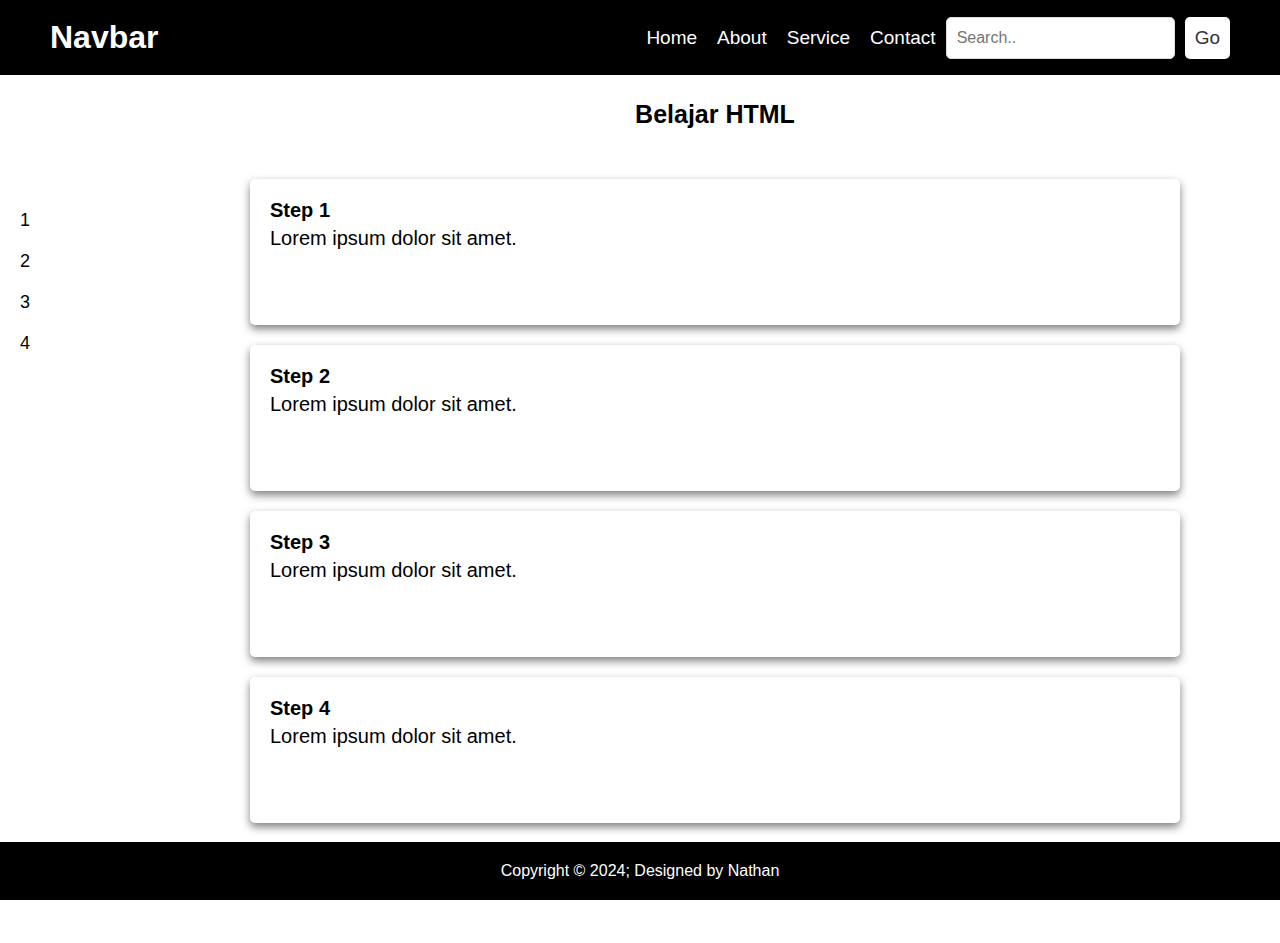
<file: Com 1/index.html>
<!DOCTYPE html>
<html lang="en">
<head>
    <meta charset="UTF-8">
    <meta name="viewport" content="width=device-width, initial-scale=1.0">
    <title>Navbar</title>
    <style>
        *{
            margin: 0px;
            padding: 0px;
            box-sizing: border-box;
            font-family: sans-serif;
        }
        nav{
            width: 100%;
            height: 75px;
            background-color: black;
            color: #fff;
            display: flex;
            justify-content: space-between;
            align-items: center;
            padding: 0px 50px;
            position: fixed;
            top: 0;
            z-index: 1;
        }
        .logo{
            font-size: 32px;
            font-weight: bold;
        }
        .menu{
            width: 65%;
            display: flex;
            justify-content: right;
            list-style: none;
        }
        .menu li{
            margin-left: 20px;
        }
        .menu li a{
            font-size: 19px;
            color: #fff;
            text-decoration: none;
            transition: 0.3s ease;
        }
        .menu li a:hover{
            color: #ccc;
        }
        .search{
            display: flex;
            align-items: center;
            margin-right: 0;
        }
        .search form{
            display: flex;
            margin: 0;
        }
        .search input{
            padding: 10px;
            border: 1px solid #ddd;
            outline: none;
            border-radius: 5px;
            margin-right: 10px;
            font-size: 16px;
        }
        .search input:hover{
            border: 1px solid #72a024;
        }
        .search button{
            padding: 10px;
            background-color: #fff;
            border: none;
            border-radius: 5px;
            color: #333;
            font-size: 19px;
            cursor: pointer;
        }
        .search button:hover{
            background-color: #ccc;
        }
        .sidebar{
            height: 100%;
            width: 150px;
            position: fixed;
            top: 0;
            left: 0;
            background-color: white;
            padding-top: 200px;
        }
        .sidebar a {
            padding: 10px 20px;
            text-decoration: none;
            font-size: 18px;
            color: black;
            display: block;
            transition: 0.3s;
        }
        .sidebar a:hover {
            background-color: #555;
        }
        .content {
            margin-left: 150px;
            padding: 100px;
        }
        .content h1{
            color: black;
            text-align: center;
            font-size: 25px;
            margin-bottom: 50px;
        }
        .cnt{
            background-color: white;
            border-radius: 5px;
            box-shadow: 0 4px 8px rgba(0, 0, 0, 0.5);
            padding: 20px;
            margin-bottom: 20px;
        }
        .content h2{
            color: black;
            text-align: left;
            font-size: 20px;
            margin-bottom: 5px;
            
        }
        .content p{
            color: black;
            text-align: left;
            font-size: 20px;
            margin-bottom: 55px;
        }
        .footer{
            background-color: black;
            color: white;
            text-align: center;
            padding: 20px 0;
            position: fixed;
            bottom: 0;
            width: 100%;
        }
    </style>
</head>
<body>
    <nav>
        <div class="logo">Navbar</div>
        <ul class="menu">
            <li><a href="">Home</a></li>
            <li><a href="">About</a></li>
            <li><a href="">Service</a></li>
            <li><a href="">Contact</a></li>
        </ul>
        <div class="search">
            <form>
                <input type="text" placeholder="Search..">
                <button type="submit">Go</button>
            </form>
        </div>
    </nav>

    <div class="sidebar">
        <a href="#step1">1</a>
        <a href="#step2">2</a>
        <a href="#step3">3</a>
        <a href="#step4">4</a>
    </div>

    <div class="content">
        <h1>Belajar HTML</h1>
        <div class="cnt" id="step1">
            <h2>Step 1</h2>
            <p>Lorem ipsum dolor sit amet.</p>
        </div>
        <div class="cnt" id="step2">
            <h2>Step 2</h2>
            <p>Lorem ipsum dolor sit amet.</p>
        </div>
        <div class="cnt" id="step3">
            <h2>Step 3</h2>
            <p>Lorem ipsum dolor sit amet.</p>
        </div>
        <div class="cnt" id="step4">
            <h2>Step 4</h2>
            <p>Lorem ipsum dolor sit amet.</p>
        </div>
    </div>

    <div class="footer">
        <p>Copyright &copy; 2024; Designed by Nathan</p>
    </div>

</body>
</html>
</file>
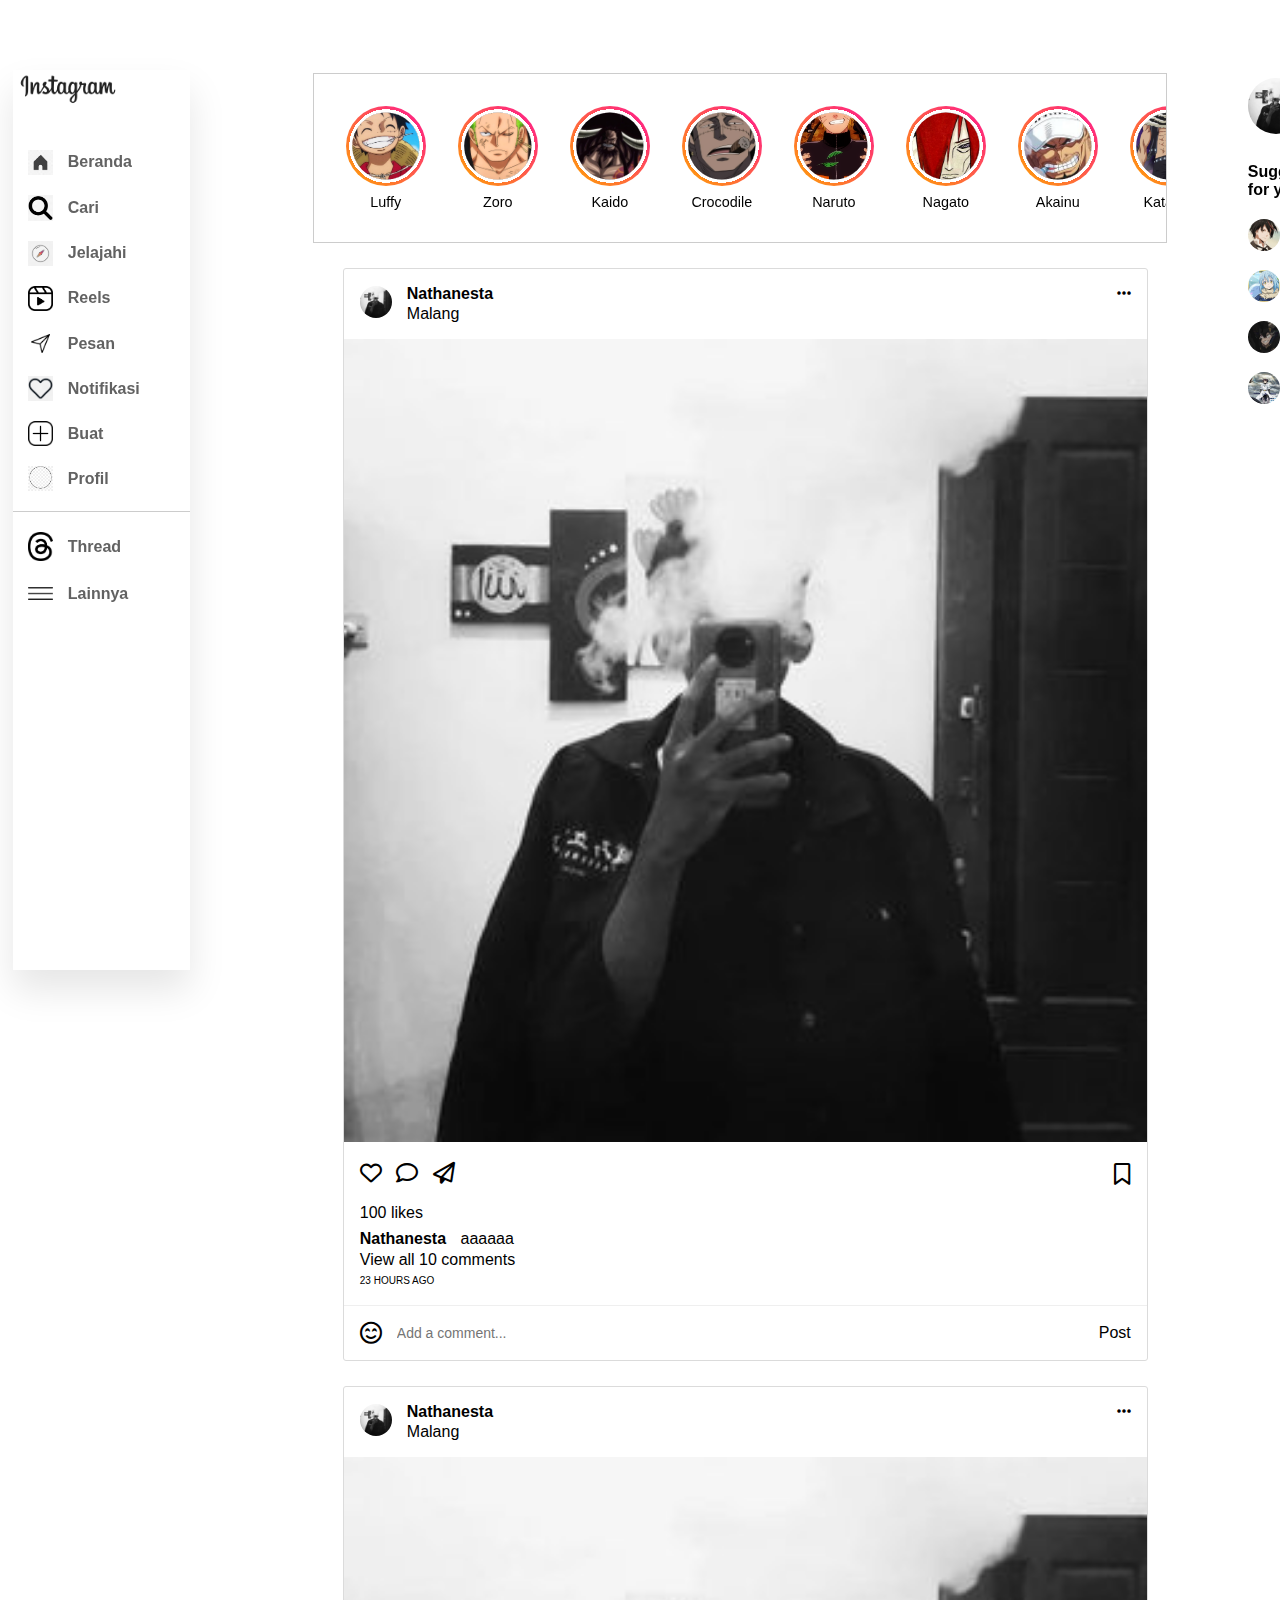
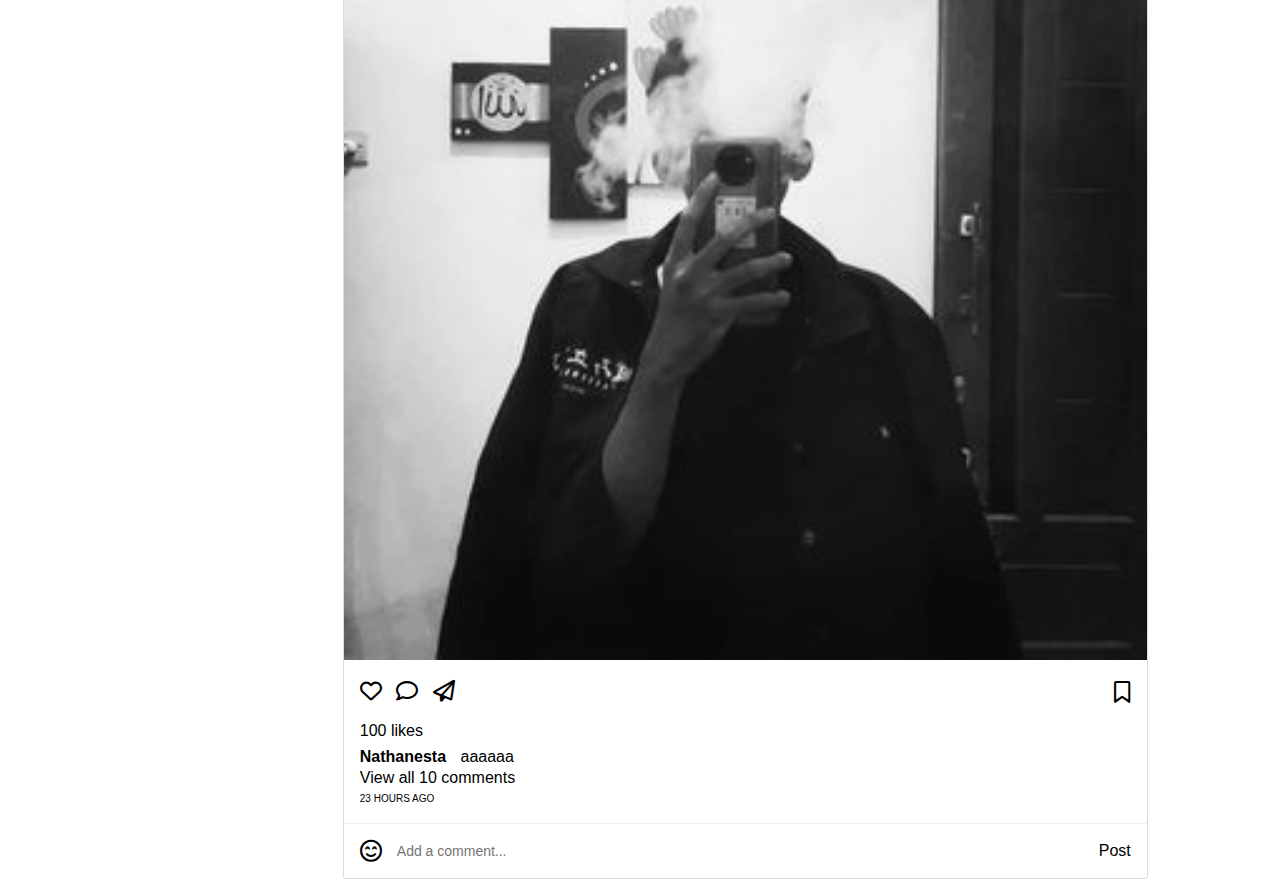
<file: Com 3/index.html>
<!DOCTYPE html>
<html lang="en">
<head>
    <meta charset="UTF-8">
    <meta name="viewport" content="width=device-width, initial-scale=1.0">
    <title>Instagram</title>
    <link rel="stylesheet" href="https://cdnjs.cloudflare.com/ajax/libs/font-awesome/6.5.1/css/all.min.css"/>
    <style>
        * {
            margin: 0;
            padding: 0;
            font-family: 'poppins', sans-serif;
        }
        .container {
            display: flex;
            justify-content: space-between;
            padding: 13px 1%;
        }
        .logo {
            width: 100px;
            margin-left: 5px;
            margin-bottom: 40px;
        }
        .left-sidebar {
            color: black;
            position: fixed;
            font-weight: bold;
            flex-basis: 15%;
            position: fixed;
            top: 70px;
            align-self: flex-start;
            height: 100vh;
            display: block;
            box-shadow: 0 20px 35px rgba(0, 0, 0, 0.1);
        }
        .right-sidebar {
            margin-top: 15px;
            background: white;
            color: black;
            font-weight: bold;
            flex-basis: 15%;
            position: sticky;
            top: 70px;
            align-self: flex-start;      
            height: 100vh;
        }
        .main-content {
            flex: basis 47%;
            height: 100vh;
            margin-left: 250px;
        }
        .img-link a {
            text-decoration: none;
            display: flex;
            align-items: center;
            margin-bottom: 20px;
            margin-left :15px;
            margin-right: 50px;
            color: #626262;
            width: fit-content;
        }
        .img-link a img, .more-link a img {
            width: 25px;
            margin-right: 15px;
        }
        .img-link{
            border-bottom: 1px solid #ccc;
        }
        .more-link a{
            text-decoration: none;
            display: flex;
            align-items: center;
            margin-left: 15px;
            padding-top: 20px;
            color: #626262;
            width: fit-content;
        }
        .right-sidebar .profile-title {
            display: flex;
            align-items: center;
            margin-top: 50px;
        }
        .right-sidebar .profile-title .profile-left {
            display: flex;
            align-items: center;
            margin-right: 40px;
        }
        .right-sidebar .profile-title .profile-left .image img {
            border-radius: 50%;
            margin-right: 15px;
        }
        .right-sidebar .profile-title .profile-left .details .name{
            padding-bottom: 3px;
        }
        .suggestions {
            display: flex;
            margin-top: 25px;
            margin-bottom: 20px;
        }
        .suggestions p{
            margin-right: 90px;
        }
        .suggestions-title {
            display: flex;
            align-items: center;
            margin-bottom: 15px;
        }
        .suggestions-title .suggestions-left {
            display: flex;
            align-items: center;
            margin-right: 60px;
        }
        .suggestions-title .suggestions-left .image img {
            border-radius: 50%;
            margin-right: 15px;
        }
        .suggestions-title .suggestions-left .details .name {
            padding-bottom: 3px;
        }
        .suggestions-title .suggestions-left .details .sgs {
            font-size: 10px;
            font-weight: normal;
        }
        .inner-container {
            overflow-x: auto;
            overscroll-behavior-x: contain;
            border: 1px solid rgb(204,204,204);
            background-color: white;
            padding: 2rem;
            width: 80%;
            margin-top: 60px;
            margin-left: 50px;
            margin-right: 5px;
        }
        .story-container{
            display: grid;
            grid-auto-flow: column;
            grid-auto-columns: 5rem;
            grid-gap: 2rem;
        }
        .story-container .content {
            display: grid;
            grid-gap: 0.5rem;
            margin: 0;
            text-align: center;
            position: relative;
            cursor: pointer;
            user-select: none;
            transition: all 0.2s ease-in;
        }
        .story-container .content:hover{
            transform: scale(1.1);
        }
        .story-container .content .img-container {
            display: inline-block;
            width: 5rem;
            height: 5rem;
            border-radius: 50%;
            background: 
            radial-gradient(rgba(0,0,0,0.15) 60%, transparent 0),
            radial-gradient(white 65%, transparent 0),
            linear-gradient(to top right, orange, deeppink);
        }
        .story-container .content .img-container img {
            display: block;
            width: 100%;
            height: 100%;
            object-fit: cover;
            clip-path: circle(42%);
        }
        .story-container .content:last-child::after{
            content: '';
            position: absolute;
            width: 2rem;
            height: 100%;
            right: -2rem;
        }        
        .story-container .content .text-container {
            overflow: hidden;
            white-space: nowrap;
            text-overflow: ellipsis;
            font-size: 0.9rem;
        }
        .posts{
            margin: 25px 0;
            margin-right: 100px;
            margin-left: 80px;
            background-color: white;
            border: 1px solid rgba(219,219,219,1);
            border-radius: 3px;
        }
        .posts .post-title {
            display: flex;
            justify-content: space-between;
            align-self:center;
            padding: 16px;
        }
        .posts .post-title .post-left{
            display: flex;
            align-items: center;
        }
        .posts .post-title .post-left .image {
            margin-right: 15px;
        }
        .posts .post-title .post-left .image img {
            border-radius: 50%;
            object-fit: contain;
        }
        .posts .post-title .post-left .details .name {
            padding-bottom: 2px;
            font-weight: bold;
        }
        .posts .post-content img{
            width: 100%;
            height: 100%;
            object-fit: cover;
        }
        .posts .post-footer {
            display: flex;
            justify-content: space-between;
            padding: 16px;
        }
        .posts .post-footer .like-share-comment i {
            font-size: 22px;
            margin-right: 10px;
        }
        .posts .post-footer .save {
            font-size: 22px;
        }
        .posts .post-footer-content {
            padding: 0 16px 16px;
        }
        .posts .post-footer-content p {
            margin-bottom: 3px;
        }
        .posts .post-footer-content .likes {
            margin-bottom: 8px;
        }
        .posts .post-footer-content .names {
            font-weight: 600;
        }
        .posts .post-footer-content span {
            margin-left: 10px;
            font-weight: normal;
        }
        .posts .post-footer-content .posting-time {
            font-size: 10px;
            margin-top: 6px;
        }
        .posts .add-comment {
            padding: 16px;
            border-top: 1px solid #efefef;
            display: flex;
            align-items: center;
            justify-content: space-between;
        }
        .posts .add-comment .left-side {
            display: flex;
            align-items: center;
        }
        .posts .add-comment .left-side i {
            font-size: 22px;
            margin-right: 15px;
        }
        .posts .add-comment .left-side input {
            width: 100%;
            outline: none;
            border: none;
            font-size: 14px;
        }

</style>
</head>
<body>
    <div class="container">
        <!-- left-sidebar -->
        <div class="left-sidebar">
            <img src="images/instagram.png" class="logo" alt="Instagram">
            <div class="img-link">
                <a href="#"><img src="images/home.png">Beranda</a>
                <a href="#"><img src="images/search.jpg">Cari</a>
                <a href="#"><img src="images/jelajahi.png">Jelajahi</a>
                <a href="#"><img src="images/reels.png">Reels</a>
                <a href="#"><img src="images/pesan.png">Pesan</a>
                <a href="#"><img src="images/notif.png">Notifikasi</a>
                <a href="#"><img src="images/plus.jpg">Buat</a>
                <a href="#"><img src="images/bulat.jpg">Profil</a>
            </div>
            <div class="more-link">
                <a href=""><img src="images/thread.png">Thread</a>
                <a href=""><img src="images/lainnya.png">Lainnya</a>
            </div>
        </div>
        <!-- main-content -->
        <div class="main-content">
            <div class="inner-container">
                <div class="story-container">
                    <div class="content">
                        <div class="img-container">
                            <img src="images/luffy.jpg" alt="">
                        </div>
                        <div class="text-container">
                            Luffy
                        </div>
                    </div>
                    <div class="content">
                        <div class="img-container">
                            <img src="images/zoro.jpg" alt="">
                        </div>
                        <div class="text-container">
                            Zoro
                        </div>
                    </div>
                    <div class="content">
                        <div class="img-container">
                            <img src="images/kaido.jpeg" alt="">
                        </div>
                        <div class="text-container">
                            Kaido
                        </div>
                    </div>
                    <div class="content">
                        <div class="img-container">
                            <img src="images/crocodile.jpeg" alt="">
                        </div>
                        <div class="text-container">
                            Crocodile
                        </div>
                    </div>
                    <div class="content">
                        <div class="img-container">
                            <img src="images/naruto.png" alt="">
                        </div>
                        <div class="text-container">
                            Naruto
                        </div>
                    </div>
                    <div class="content">
                        <div class="img-container">
                            <img src="images/nagato.png" alt="">
                        </div>
                        <div class="text-container">
                            Nagato
                        </div>
                    </div>
                    <div class="content">
                        <div class="img-container">
                            <img src="images/akainu.jpeg" alt="">
                        </div>
                        <div class="text-container">
                            Akainu
                        </div>
                    </div>
                    <div class="content">
                        <div class="img-container">
                            <img src="images/katakuri.png" alt="">
                        </div>
                        <div class="text-container">
                            Katakuri
                        </div>
                    </div>
                </div>
            </div>
            <div class="posts">
                <div class="post-title">
                    <div class="post-left">
                        <div class="image">
                            <img src="images/nat.jpg" width="32" height="32">
                        </div>
                        <div class="details">
                            <p class="name">Nathanesta</p>
                            <p class="location">Malang</p>
                        </div>
                    </div>    
                    <div class="post-right">
                        <i class="fas fa-ellipsis-h"></i>
                    </div> 
                </div>

                <div class="post-content">
                    <img src="images/nat.jpg" height="600" width="600">
                </div>
                <div class="post-footer">
                    <div class="like-share-comment">
                        <i class="far fa-heart"></i>
                        <i class="far fa-comment"></i>
                        <i class="far fa-paper-plane"></i>
                    </div>
                    <div class="save">
                        <i class="far fa-bookmark"></i>
                    </div>
                </div>

                <div class="post-footer-content">
                    <p class="likes">100 likes</p>
                    <p class="names">Nathanesta <span>aaaaaa</span></p>
                    <p class="comments">View all 10 comments</p>
                    <p class="posting-time">23 HOURS AGO</p>
                </div>

                <div class="add-comment">
                    <div class="left-side">
                        <i class="far fa-smile-beam"></i>
                        <input type="text" placeholder="Add a comment...">
                    </div>
                    <div class="right-side">
                        <p>Post</p>
                    </div>
                </div>
            </div>

            <div class="posts">
                <div class="post-title">
                    <div class="post-left">
                        <div class="image">
                            <img src="images/nat.jpg" width="32" height="32">
                        </div>
                        <div class="details">
                            <p class="name">Nathanesta</p>
                            <p class="location">Malang</p>
                        </div>
                    </div>    
                    <div class="post-right">
                        <i class="fas fa-ellipsis-h"></i>
                    </div> 
                </div>

                <div class="post-content">
                    <img src="images/nat.jpg" height="600" width="600">
                </div>
                <div class="post-footer">
                    <div class="like-share-comment">
                        <i class="far fa-heart"></i>
                        <i class="far fa-comment"></i>
                        <i class="far fa-paper-plane"></i>
                    </div>
                    <div class="save">
                        <i class="far fa-bookmark"></i>
                    </div>
                </div>

                <div class="post-footer-content">
                    <p class="likes">100 likes</p>
                    <p class="names">Nathanesta <span>aaaaaa</span></p>
                    <p class="comments">View all 10 comments</p>
                    <p class="posting-time">23 HOURS AGO</p>
                </div>

                <div class="add-comment">
                    <div class="left-side">
                        <i class="far fa-smile-beam"></i>
                        <input type="text" placeholder="Add a comment...">
                    </div>
                    <div class="right-side">
                        <p>Post</p>
                    </div>
                </div>
            </div>
        </div>

        <!-- right-sidebar -->
        <div class="right-sidebar">
            <div class="profile-title">
                <div class="profile-left">
                    <div class="image">
                        <img src="images/nat.jpg" alt="" width="56" height="56">
                    </div>
                    <div class="details">
                        <p class="name">Natzsta</p>
                        <p class="surname">Nathanesta MRC</p>
                    </div>
                </div>
                <div class="profile-right">
                    <p>Switch</p>
                </div>
            </div>

            <div class="suggestions">
                <p>Suggestions for you</p>
                <p>See All</p>
            </div>
            <div class="suggestions-title">
                <div class="suggestions-left">
                    <div class="image">
                        <img src="images/diablo.jpg" alt="" height="32" width="32">
                    </div>
                    <div class="details">
                        <p class="name">Diablo</p>
                        <p class="sgs">Disarankan untuk anda</p>
                    </div>
                </div>
                <div class="suggestions-right"></div>
                <p>Follow</p>
            </div>

            <div class="suggestions-title">
                <div class="suggestions-left">
                    <div class="image">
                        <img src="images/rimuru.png" alt="" height="32" width="32">
                    </div>
                    <div class="details">
                        <p class="name">Rimuru</p>
                        <p class="sgs">Disarankan untuk anda</p>
                    </div>
                </div>
                <div class="suggestions-right"></div>
                <p>Follow</p>
            </div>

            <div class="suggestions-title">
                <div class="suggestions-left">
                    <div class="image">
                        <img src="images/asta.jpeg" alt="" height="32" width="32">
                    </div>
                    <div class="details">
                        <p class="name">Asta</p>
                        <p class="sgs">Disarankan untuk anda</p>
                    </div>
                </div>
                <div class="suggestions-right"></div>
                <p>Follow</p>
            </div>

            <div class="suggestions-title">
                <div class="suggestions-left">
                    <div class="image">
                        <img src="images/hinata.jpg" alt="" height="32" width="32">
                    </div>
                    <div class="details">
                        <p class="name">Hinata</p>
                        <p class="sgs">Disarankan untuk anda</p>
                    </div>
                </div>
                <div class="suggestions-right"></div>
                <p>Follow</p>
            </div>

        </div>
    </div>
</body>
</html>
</file>
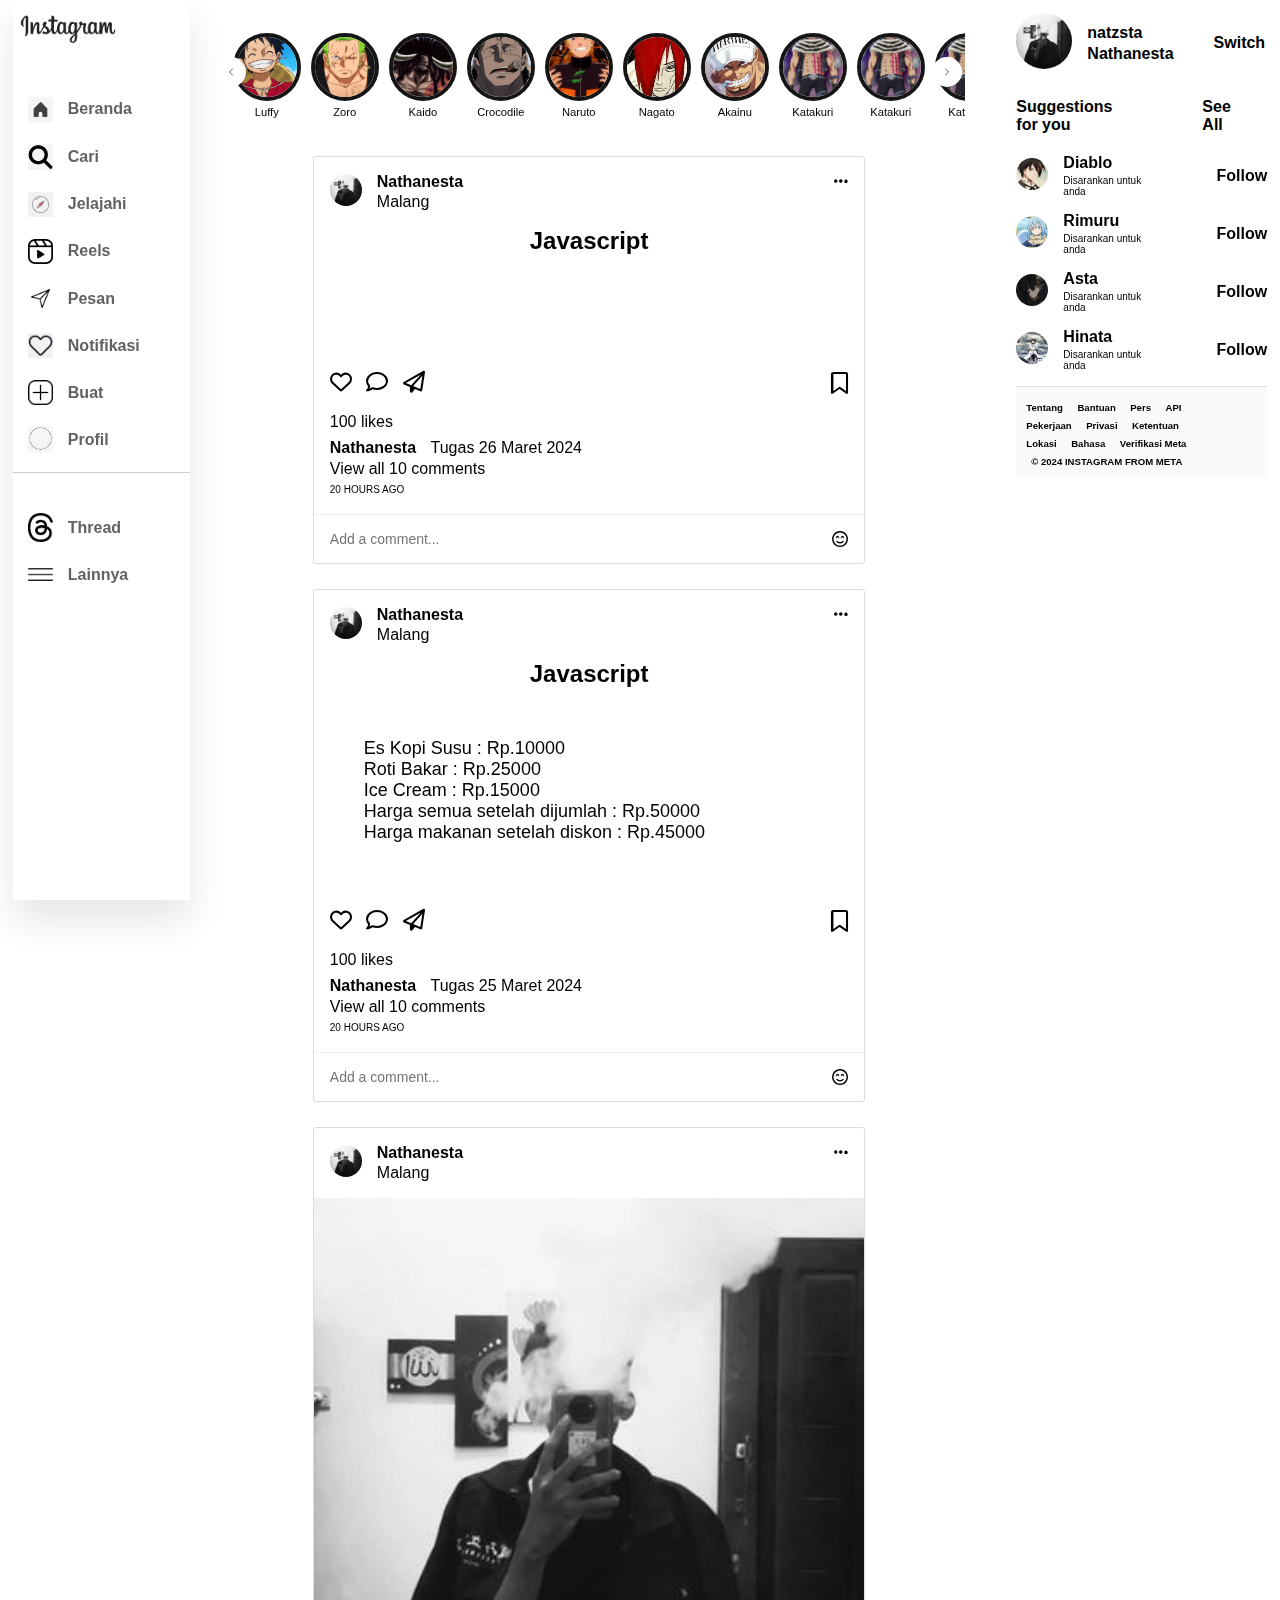
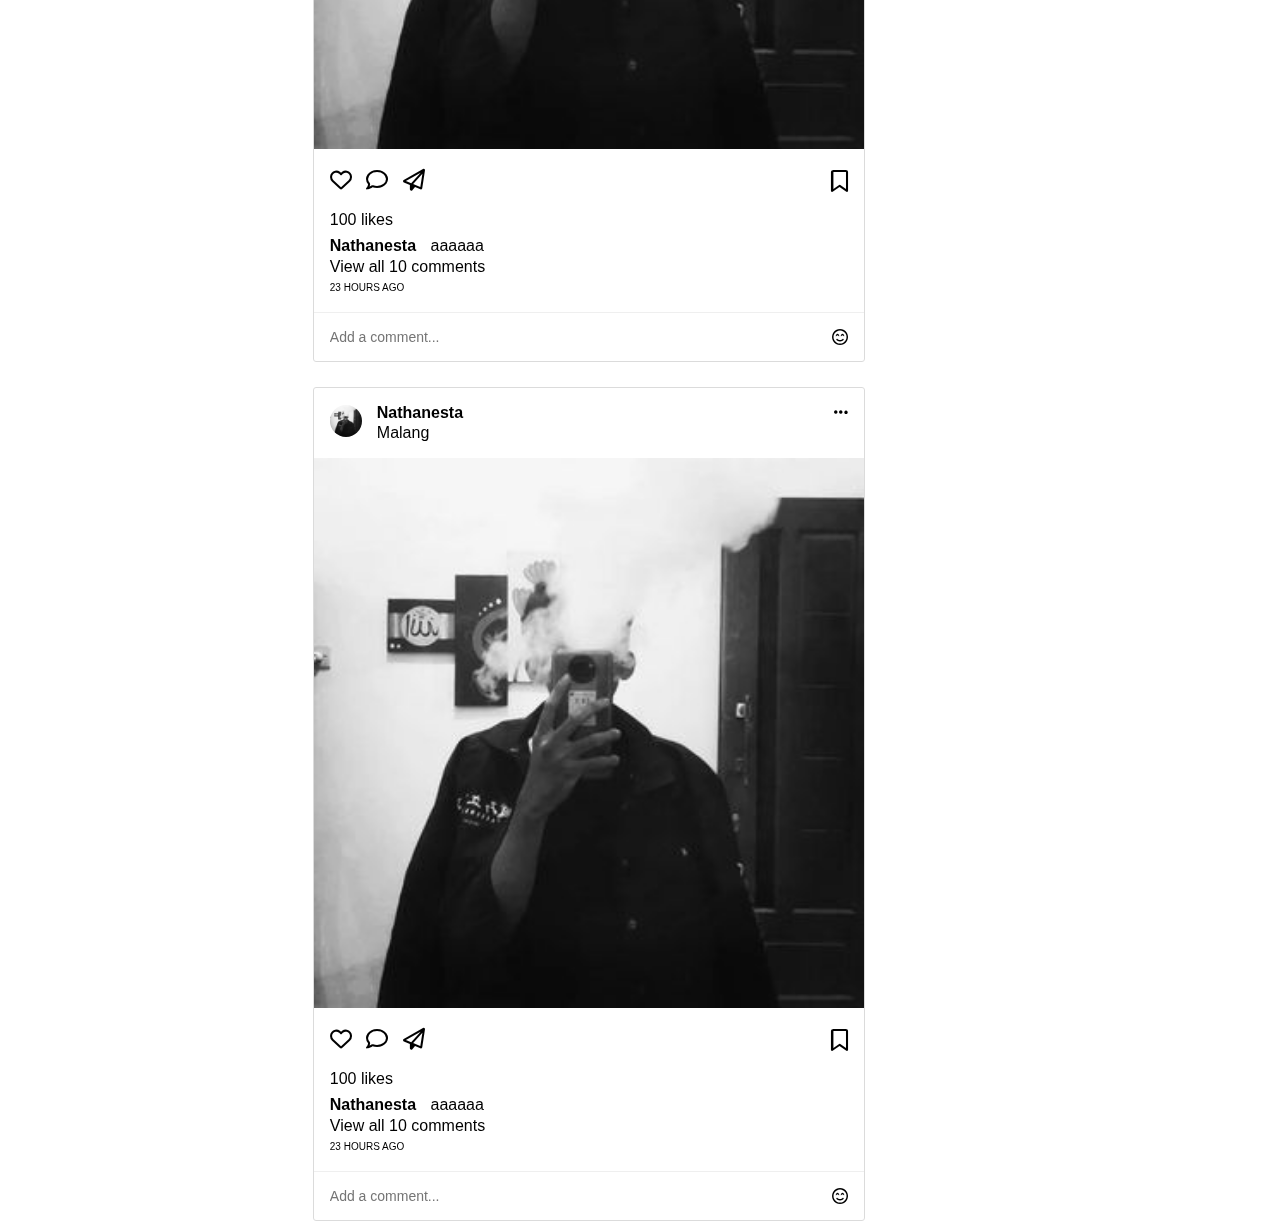
<file: Com 4/index.html>
<!DOCTYPE html>
<html lang="en">
<head>
    <meta charset="UTF-8">
    <meta name="viewport" content="width=device-width, initial-scale=1.0">
    <title>Instagram</title>
    <link rel="stylesheet" href="https://cdnjs.cloudflare.com/ajax/libs/font-awesome/6.5.1/css/all.min.css"/>
    <style>
        * {
            margin: 0;
            padding: 0;
            font-family: 'poppins', sans-serif;
        }
        .container {
            display: flex;
            justify-content: space-between;
            padding: 13px 1%;
        }
        .logo {
            width: 100px;
            margin-left: 5px;
            margin-top: 10px;
            margin-bottom: 40px;
        }
        .left-sidebar {
            color: black;
            position: fixed;
            font-weight: bold;
            flex-grow: 1;
            max-width: 20%;
            position: fixed;
            top: 0px;
            align-self: flex-start;
            height: 100vh;
            display: block;
            box-shadow: 0 20px 35px rgba(0, 0, 0, 0.1);
        }
        .right-sidebar {
            background: white;
            color: black;
            font-weight: bold;
            flex-grow: 1;
            max-width: 20%;
            position: sticky;
            top: 0px;
            align-self: flex-start;      
            height: 100vh;
        }
        .main-content {
            flex-grow: 3;
            max-width: 60%;
            height: 100vh;
            position: relative;
            left: 200px;

        }
        .img-link a {
            text-decoration: none;
            display: flex;
            align-items: center;
            margin-bottom: 20px;
            margin-left :15px;
            margin-right: 50px;
            padding-top: 2px;
            color: #626262;
            width: fit-content;
        }
        .img-link a img, .more-link a img {
            width: 25px;
            margin-right: 15px;
        }
        .img-link {
            border-bottom: 1px solid #ccc;
            margin-top: 5px;
        }
        .more-link {
            margin-top: 20px;
        }
        .more-link a {
            text-decoration: none;
            display: flex;
            align-items: center;
            margin-left: 15px;
            padding-top: 20px;
            color: #626262;
            width: fit-content;
        }
        .right-sidebar .profile-title {
            display: flex;
            align-items: center;
            margin-top: 0px;
        }
        .right-sidebar .profile-title .profile-left {
            display: flex;
            align-items: center;
            margin-right: 40px;
        }
        .right-sidebar .profile-title .profile-left .image img {
            border-radius: 50%;
            margin-right: 15px;
        }
        .right-sidebar .profile-title .profile-left .details .name {
            padding-bottom: 3px;
        }
        .suggestions {
            display: flex;
            margin-top: 25px;
            margin-bottom: 20px;
        }
        .suggestions p {
            margin-right: 90px;
        }
        .suggestions-title {
            display: flex;
            align-items: center;
            margin-bottom: 15px;
        }
        .suggestions-title .suggestions-left {
            display: flex;
            align-items: center;
            margin-right: 60px;
        }
        .suggestions-title .suggestions-left .image img {
            border-radius: 50%;
            margin-right: 15px;
        }
        .suggestions-title .suggestions-left .details .name {
            padding-bottom: 3px;
        }
        .suggestions-title .suggestions-left .details .sgs {
            font-size: 10px;
            font-weight: normal;
        }
        .right-sidebar .footer {
            right: 0;
            background-color: #fafafa;
            border-top: 1px solid #ddd;
            padding: 10px;
        }
        .right-sidebar .footer-inner {
            max-width: 800px;
            margin: 0 auto;
            margin-right: 35px;
            display: flex;
            justify-content: space-between;
            align-items: center;
            flex-direction: column;
        }
        .right-sidebar .footer-link a {
            color: black;
            text-decoration: none;
            margin-right: 10px;
            font-size: 0.6rem;
        }
        .right-sidebar .footer-link a:hover {
            text-decoration: underline;
        }
        .copyright {
            font-size: 0.6rem;
            color: black;
            margin-top: 5px;
            margin-right: 35px;
        }
        .inner-container {
            position: relative;
            display: grid;
            grid-auto-flow: column;
            overflow-x: auto;
            gap: 10px;
            padding: 20px;
        }
        .inner-container::-webkit-scrollbar {
            display: none;
        }
        .inner-container .previous-btn,
        .inner-container .next-btn {
            width: 10px;
            position: absolute;
            z-index: 2;
            top: 50%;
            transform: translateY(-50%);
            background: white;
            color: black;
            border-radius: 50%;
            padding: 10px;
            display: flex;
            cursor: pointer;
        }
        .inner-container .previous-btn {
            left: 3px;
        }
        .inner-container .next-btn {
            right: 3px;
        }
        .scroller {
            text-align: center;
        }
        .scroller-item {
            position: relative;
            width: 60px;
            height: 60px;
            border: 4px solid #151515;
            border-radius: 50%;
            margin-bottom: 10px;
        }
        .scroller-item img {
            width: 100%;
            height: 100%;
            object-fit: cover;
            border-radius: 50%;
        }
        .scroller-item::before {
            content: '';
            position: absolute;
            top: 50%;
            left: 50%;
            transform: translate(-50%, -50%);
            width: calc(100% + 13px);
            height: calc(100% +13px);
            background:
            radial-gradient(rgba(0, 0, 0, 0.15) 60%, transparent 0),
            radial-gradient(white 65%, transparent 0),
            linear-gradient(to top right, orange, deeppink);          
            border-radius: 50%;
            z-index: -1;
        }
        .scroller-item p {
            padding-top: 5px;
            overflow: hidden;
            font-family: sans-serif;
            white-space: nowrap;
            text-overflow: ellipsis;
            font-size: 0.7rem;
        }
        .posts {
            margin: 25px 0;
            margin-right: 100px;
            margin-left: 100px;
            background-color: white;
            border: 1px solid rgba(219,219,219,1);
            border-radius: 3px;
        }
        .posts .post-title {
            display: flex;
            justify-content: space-between;
            align-self:center;
            padding: 16px;
        }
        .posts .post-title .post-left {
            display: flex;
            align-items: center;
        }
        .posts .post-title .post-left .image {
            margin-right: 15px;
        }
        .posts .post-title .post-left .image img {
            border-radius: 50%;
            object-fit: contain;
        }
        .posts .post-title .post-left .details .name {
            padding-bottom: 2px;
            font-weight: bold;
        }
        #card-task {
            border-radius: 5px;
            margin: 30px;
            padding: 20px;
            font-size: 18px;
            font-family: Arial, sans-serif;
        }
        .posts .post-content img {
            width: 100%;
            height: 100%;
            object-fit: cover;
        }
        .posts .post-footer {
            display: flex;
            justify-content: space-between;
            padding: 16px;
        }
        .posts .post-footer .like-share-comment i {
            font-size: 22px;
            margin-right: 10px;
        }
        .posts .post-footer .save {
            font-size: 22px;
        }
        .posts .post-footer-content {
            padding: 0 16px 16px;
        }
        .posts .post-footer-content p {
            margin-bottom: 3px;
        }
        .posts .post-footer-content .likes {
            margin-bottom: 8px;
        }
        .posts .post-footer-content .names {
            font-weight: 600;
        }
        .posts .post-footer-content span {
            margin-left: 10px;
            font-weight: normal;
        }
        .posts .post-footer-content .posting-time {
            font-size: 10px;
            margin-top: 6px;
        }
        .posts .add-comment {
            padding: 16px;
            border-top: 1px solid #efefef;
            display: flex;
            align-items: center;
            justify-content: space-between;
        }
        .posts .add-comment .left-side {
            display: flex;
            align-items: center;
        }
        .posts .add-comment .left-side input {
            width: 100%;
            outline: none;
            border: none;
            font-size: 14px;
        }
        .posts .add-comment .right-side {
            display: flex;
            align-items: center;
        }
        /* .post .add-comment .right-side .send {
            display: flex;
            align-items: center;
            font-size: 22px;
        } */
        .post .add-comment .right-side i {
            font-size: 22px;
            margin-right: 15px;
        }
    </style>
</head>
<body>
    <div class="container">
        <!-- left-sidebar -->
        <div class="left-sidebar">
            <img src="images/instagram.png" class="logo" alt="Instagram">
            <div class="img-link">
                <a href="#"><img src="images/home.png">Beranda</a>
                <a href="#"><img src="images/search.jpg">Cari</a>
                <a href="#"><img src="images/jelajahi.png">Jelajahi</a>
                <a href="#"><img src="images/reels.png">Reels</a>
                <a href="#"><img src="images/pesan.png">Pesan</a>
                <a href="#"><img src="images/notif.png">Notifikasi</a>
                <a href="#"><img src="images/plus.jpg">Buat</a>
                <a href="#"><img src="images/bulat.jpg">Profil</a>
            </div>
            <div class="more-link">
                <a href=""><img src="images/thread.png">Thread</a>
                <a href=""><img src="images/lainnya.png">Lainnya</a>
            </div>
        </div>
        <!-- main-content -->
        <div class="main-content">
            <div class="inner-container">
                <div class="previous-btn">
                    <svg xmlns="http://www.w3.org/2000/svg" fill="none" viewBox="0 0 24 24" stroke-width="1.5" stroke="currentColor" class="w-6 h-6">
                        <path stroke-linecap="round" stroke-linejoin="round" d="M15.75 19.5 8.25 12l7.5-7.5" />
                    </svg>                      
                </div>
                <div class="scroller">
                    <div class="scroller-item">
                        <img src="images/luffy.jpg" alt="">
                        <p>Luffy</p>
                    </div>
                </div>
                <div class="scroller">
                    <div class="scroller-item">
                        <img src="images/zoro.jpg" alt="">
                        <p>Zoro</p>
                    </div>
                </div>
                <div class="scroller">
                    <div class="scroller-item">
                        <img src="images/kaido.jpeg" alt="">
                        <p>Kaido</p>
                    </div>
                </div>
                <div class="scroller">
                    <div class="scroller-item">
                        <img src="images/crocodile.jpeg" alt="">
                        <p>Crocodile</p>
                    </div>
                </div>
                <div class="scroller">
                    <div class="scroller-item">
                        <img src="images/naruto.png" alt="">
                        <p>Naruto</p>
                    </div>
                </div>
                <div class="scroller">
                    <div class="scroller-item">
                        <img src="images/nagato.png" alt="">
                        <p>Nagato</p>
                    </div>
                </div>
                <div class="scroller">
                    <div class="scroller-item">
                        <img src="images/akainu.jpeg" alt="">
                        <p>Akainu</p>
                    </div>
                </div>
                <div class="scroller">
                    <div class="scroller-item">
                        <img src="images/katakuri.png" alt="">
                        <p>Katakuri</p>
                    </div>
                </div>
                <div class="scroller">
                    <div class="scroller-item">
                        <img src="images/katakuri.png" alt="">
                        <p>Katakuri</p>
                    </div>
                </div>
                <div class="scroller">
                    <div class="scroller-item">
                        <img src="images/katakuri.png" alt="">
                        <p>Katakuri</p>
                    </div>
                </div>
                <div class="scroller">
                    <div class="scroller-item">
                        <img src="images/katakuri.png" alt="">
                        <p>Katakuri</p>
                    </div>
                </div>
                <div class="scroller">
                    <div class="scroller-item">
                        <img src="images/katakuri.png" alt="">
                        <p>Katakuri</p>
                    </div>
                </div>
                <div class="scroller">
                    <div class="scroller-item">
                        <img src="images/katakuri.png" alt="">
                        <p>Katakuri</p>
                    </div>
                </div>
                <div class="next-btn">
                    <svg xmlns="http://www.w3.org/2000/svg" fill="none" viewBox="0 0 24 24" stroke-width="1.5" stroke="currentColor" class="w-6 h-6">
                        <path stroke-linecap="round" stroke-linejoin="round" d="m8.25 4.5 7.5 7.5-7.5 7.5" />
                    </svg>                    
                </div>
            </div>
            
            <!-- <div class="posts">
                <h2><center>Javascript</center></h2>
                <div id="card-task">
                    <p> Makanan 1 = Rp10000 <br>
                        Makanan 2 = Rp25000 <br>
                        Makanan 3 = Rp15000 <br>
                    </p>
                    <div id="total"></div>
                    <p> Diskon = 10% <br>
                    </p>
                    <div id="total2"></div>
                </div> -->
                <!-- <div class="post-title">
                    <div class="post-left">
                        <div class="image">
                            <img src="images/nat.jpg" width="32" height="32">
                        </div>
                        <div class="details">
                            <p class="name">Nathanesta</p>
                            <p class="location">Malang</p>
                        </div>
                    </div>    
                    <div class="post-right">
                        <i class="fas fa-ellipsis-h"></i>
                    </div> 
                </div>
                <h2><center>Javascript</center></h2>
                <div id="card-task">
                    <p> Makanan 1 = Rp10000 <br>
                        Makanan 2 = Rp25000 <br>
                        Makanan 3 = Rp15000 <br>
                    </p>
                    <div id="total"></div>
                    <p> Diskon = 10% <br>
                    </p>
                    <div id="total2"></div>
                </div>
                <div class="post-footer">
                    <div class="like-share-comment">
                        <i class="far fa-heart"></i>
                        <i class="far fa-comment"></i>
                        <i class="far fa-paper-plane"></i>
                    </div>
                    <div class="save">
                        <i class="far fa-bookmark"></i>
                    </div>
                </div> -->

                <!-- <div class="post-footer-content">
                    <p class="likes">100 likes</p>
                    <p class="names">Nathanesta <span>Tugas tanggal 25 Maret 2024</span></p>
                    <p class="comments">View all 10 comments</p>
                    <p class="posting-time">20 HOURS AGO</p>
                </div>

                <div class="add-comment">
                    <div class="left-side">
                        <input type="text" placeholder="Add a comment...">
                    </div>
                    <div class="right-side">
                        <!-- <p class="send">Kirim</p> -->
                        <!-- <i class="far fa-smile-beam"></i>
                    </div>
                </div> -->
            <!-- </div> -->
            <div class="posts">
                <div class="post-title">
                    <div class="post-left">
                        <div class="image">
                            <img src="images/nat.jpg" width="32" height="32">
                        </div>
                        <div class="details">
                            <p class="name">Nathanesta</p>
                            <p class="location">Malang</p>
                        </div>
                    </div>    
                    <div class="post-right">
                        <i class="fas fa-ellipsis-h"></i>
                    </div> 
                </div>

                <h2><center>Javascript</center></h2>
                <div id="card-task">
                    <div id="makanan1"></div>
                    <div id="makanan2"></div>
                    <div id="makanan3"></div>
                    <div id="totals"></div>
                    <div id="totalds"></div>
                    <div id="makanan4"></div>
                    <div id="totalharga"></div>
                </div>
                <div class="post-footer">
                    <div class="like-share-comment">
                        <i class="far fa-heart"></i>
                        <i class="far fa-comment"></i>
                        <i class="far fa-paper-plane"></i>
                    </div>
                    <div class="save">
                        <i class="far fa-bookmark"></i>
                    </div>
                </div>

                <div class="post-footer-content">
                    <p class="likes">100 likes</p>
                    <p class="names">Nathanesta <span>Tugas 26 Maret 2024</span></p>
                    <p class="comments">View all 10 comments</p>
                    <p class="posting-time">20 HOURS AGO</p>
                </div>

                <div class="add-comment">
                    <div class="left-side">
                        <input type="text" placeholder="Add a comment...">
                    </div>
                    <div class="right-side">
                        <!-- <div class="send">Kirim</div> -->
                        <i class="far fa-smile-beam"></i>
                    </div>
                </div>
            </div>

            <div class="posts">
                <div class="post-title">
                    <div class="post-left">
                        <div class="image">
                            <img src="images/nat.jpg" width="32" height="32">
                        </div>
                        <div class="details">
                            <p class="name">Nathanesta</p>
                            <p class="location">Malang</p>
                        </div>
                    </div>    
                    <div class="post-right">
                        <i class="fas fa-ellipsis-h"></i>
                    </div> 
                </div>

                <h2><center>Javascript</center></h2>
                <div id="card-task">
                    <div id="list1"></div>
                    <div id="list2"></div>
                    <div id="list3"></div>
                    <div id="total"></div>
                    <div id="total2"></div>
                    <div id="listm"></div>
                    <div id="listm2"></div>
                </div>
                <div class="post-footer">
                    <div class="like-share-comment">
                        <i class="far fa-heart"></i>
                        <i class="far fa-comment"></i>
                        <i class="far fa-paper-plane"></i>
                    </div>
                    <div class="save">
                        <i class="far fa-bookmark"></i>
                    </div>
                </div>

                <div class="post-footer-content">
                    <p class="likes">100 likes</p>
                    <p class="names">Nathanesta <span>Tugas 25 Maret 2024</span></p>
                    <p class="comments">View all 10 comments</p>
                    <p class="posting-time">20 HOURS AGO</p>
                </div>

                <div class="add-comment">
                    <div class="left-side">
                        <input type="text" placeholder="Add a comment...">
                    </div>
                    <div class="right-side">
                        <!-- <div class="send">Kirim</div> -->
                        <i class="far fa-smile-beam"></i>
                    </div>
                </div>
            </div>

            <div class="posts">
                <div class="post-title">
                    <div class="post-left">
                        <div class="image">
                            <img src="images/nat.jpg" width="32" height="32">
                        </div>
                        <div class="details">
                            <p class="name">Nathanesta</p>
                            <p class="location">Malang</p>
                        </div>
                    </div>    
                    <div class="post-right">
                        <i class="fas fa-ellipsis-h"></i>
                    </div> 
                </div>

                <div class="post-content">
                    <img src="images/nat.jpg" height="600" width="600">
                </div>
                <div class="post-footer">
                    <div class="like-share-comment">
                        <i class="far fa-heart"></i>
                        <i class="far fa-comment"></i>
                        <i class="far fa-paper-plane"></i>
                    </div>
                    <div class="save">
                        <i class="far fa-bookmark"></i>
                    </div>
                </div>

                <div class="post-footer-content">
                    <p class="likes">100 likes</p>
                    <p class="names">Nathanesta <span>aaaaaa</span></p>
                    <p class="comments">View all 10 comments</p>
                    <p class="posting-time">23 HOURS AGO</p>
                </div>

                <div class="add-comment">
                    <div class="left-side">
                        <input type="text" placeholder="Add a comment...">
                    </div>
                    <div class="right-side">
                        <!-- <p class="send">Kirim</p> -->
                        <i class="far fa-smile-beam"></i>
                    </div>
                </div>
            </div>

            <div class="posts">
                <div class="post-title">
                    <div class="post-left">
                        <div class="image">
                            <img src="images/nat.jpg" width="32" height="32">
                        </div>
                        <div class="details">
                            <p class="name">Nathanesta</p>
                            <p class="location">Malang</p>
                        </div>
                    </div>    
                    <div class="post-right">
                        <i class="fas fa-ellipsis-h"></i>
                    </div> 
                </div>

                <div class="post-content">
                    <img src="images/nat.jpg" height="600" width="600">
                </div>
                <div class="post-footer">
                    <div class="like-share-comment">
                        <i class="far fa-heart"></i>
                        <i class="far fa-comment"></i>
                        <i class="far fa-paper-plane"></i>
                    </div>
                    <div class="save">
                        <i class="far fa-bookmark"></i>
                    </div>
                </div>

                <div class="post-footer-content">
                    <p class="likes">100 likes</p>
                    <p class="names">Nathanesta <span>aaaaaa</span></p>
                    <p class="comments">View all 10 comments</p>
                    <p class="posting-time">23 HOURS AGO</p>
                </div>

                <div class="add-comment">
                    <div class="left-side">
                        <input type="text" placeholder="Add a comment...">
                    </div>
                    <div class="right-side">
                        <!-- <div class="send">Kirim</div> -->
                        <i class="far fa-smile-beam"></i>
                    </div>
                </div>
            </div>
        </div>

        <!-- right-sidebar -->
        <div class="right-sidebar">
            <div class="profile-title">
                <div class="profile-left">
                    <div class="image">
                        <img src="images/nat.jpg" alt="" width="56" height="56">
                    </div>
                    <div class="details">
                        <p class="name">natzsta</p>
                        <p class="surname">Nathanesta</p>
                    </div>
                </div>
                <div class="profile-right">
                    <p>Switch</p>
                </div>
            </div>

            <div class="suggestions">
                <p>Suggestions for you</p>
                <p>See All</p>
            </div>
            <div class="suggestions-title">
                <div class="suggestions-left">
                    <div class="image">
                        <img src="images/diablo.jpg" alt="" height="32" width="32">
                    </div>
                    <div class="details">
                        <p class="name">Diablo</p>
                        <p class="sgs">Disarankan untuk anda</p>
                    </div>
                </div>
                <div class="suggestions-right"></div>
                <p>Follow</p>
            </div>

            <div class="suggestions-title">
                <div class="suggestions-left">
                    <div class="image">
                        <img src="images/rimuru.png" alt="" height="32" width="32">
                    </div>
                    <div class="details">
                        <p class="name">Rimuru</p>
                        <p class="sgs">Disarankan untuk anda</p>
                    </div>
                </div>
                <div class="suggestions-right"></div>
                <p>Follow</p>
            </div>

            <div class="suggestions-title">
                <div class="suggestions-left">
                    <div class="image">
                        <img src="images/asta.jpeg" alt="" height="32" width="32">
                    </div>
                    <div class="details">
                        <p class="name">Asta</p>
                        <p class="sgs">Disarankan untuk anda</p>
                    </div>
                </div>
                <div class="suggestions-right"></div>
                <p>Follow</p>
            </div>

            <div class="suggestions-title">
                <div class="suggestions-left">
                    <div class="image">
                        <img src="images/hinata.jpg" alt="" height="32" width="32">
                    </div>
                    <div class="details">
                        <p class="name">Hinata</p>
                        <p class="sgs">Disarankan untuk anda</p>
                    </div>
                </div>
                <div class="suggestions-right"></div>
                <p>Follow</p>
            </div>
            <div class="footer">
                <div class="footer-inner">
                    <div class="footer-link">
                        <a href="#">Tentang</a>
                        <a href="#">Bantuan</a>
                        <a href="#">Pers</a>
                        <a href="#">API</a>
                        <a href="#">Pekerjaan</a>
                        <a href="#">Privasi</a>
                        <a href="#">Ketentuan</a>
                        <a href="#">Lokasi</a>
                        <a href="#">Bahasa</a>
                        <a href="#">Verifikasi Meta</a>
                    </div>
                    <div class="copyright">
                        © 2024 INSTAGRAM FROM META
                    </div>
                </div>
            </div>
        </div>
    </div>
    <script src="js/script.js"></script>
</body>
</html>
</file>
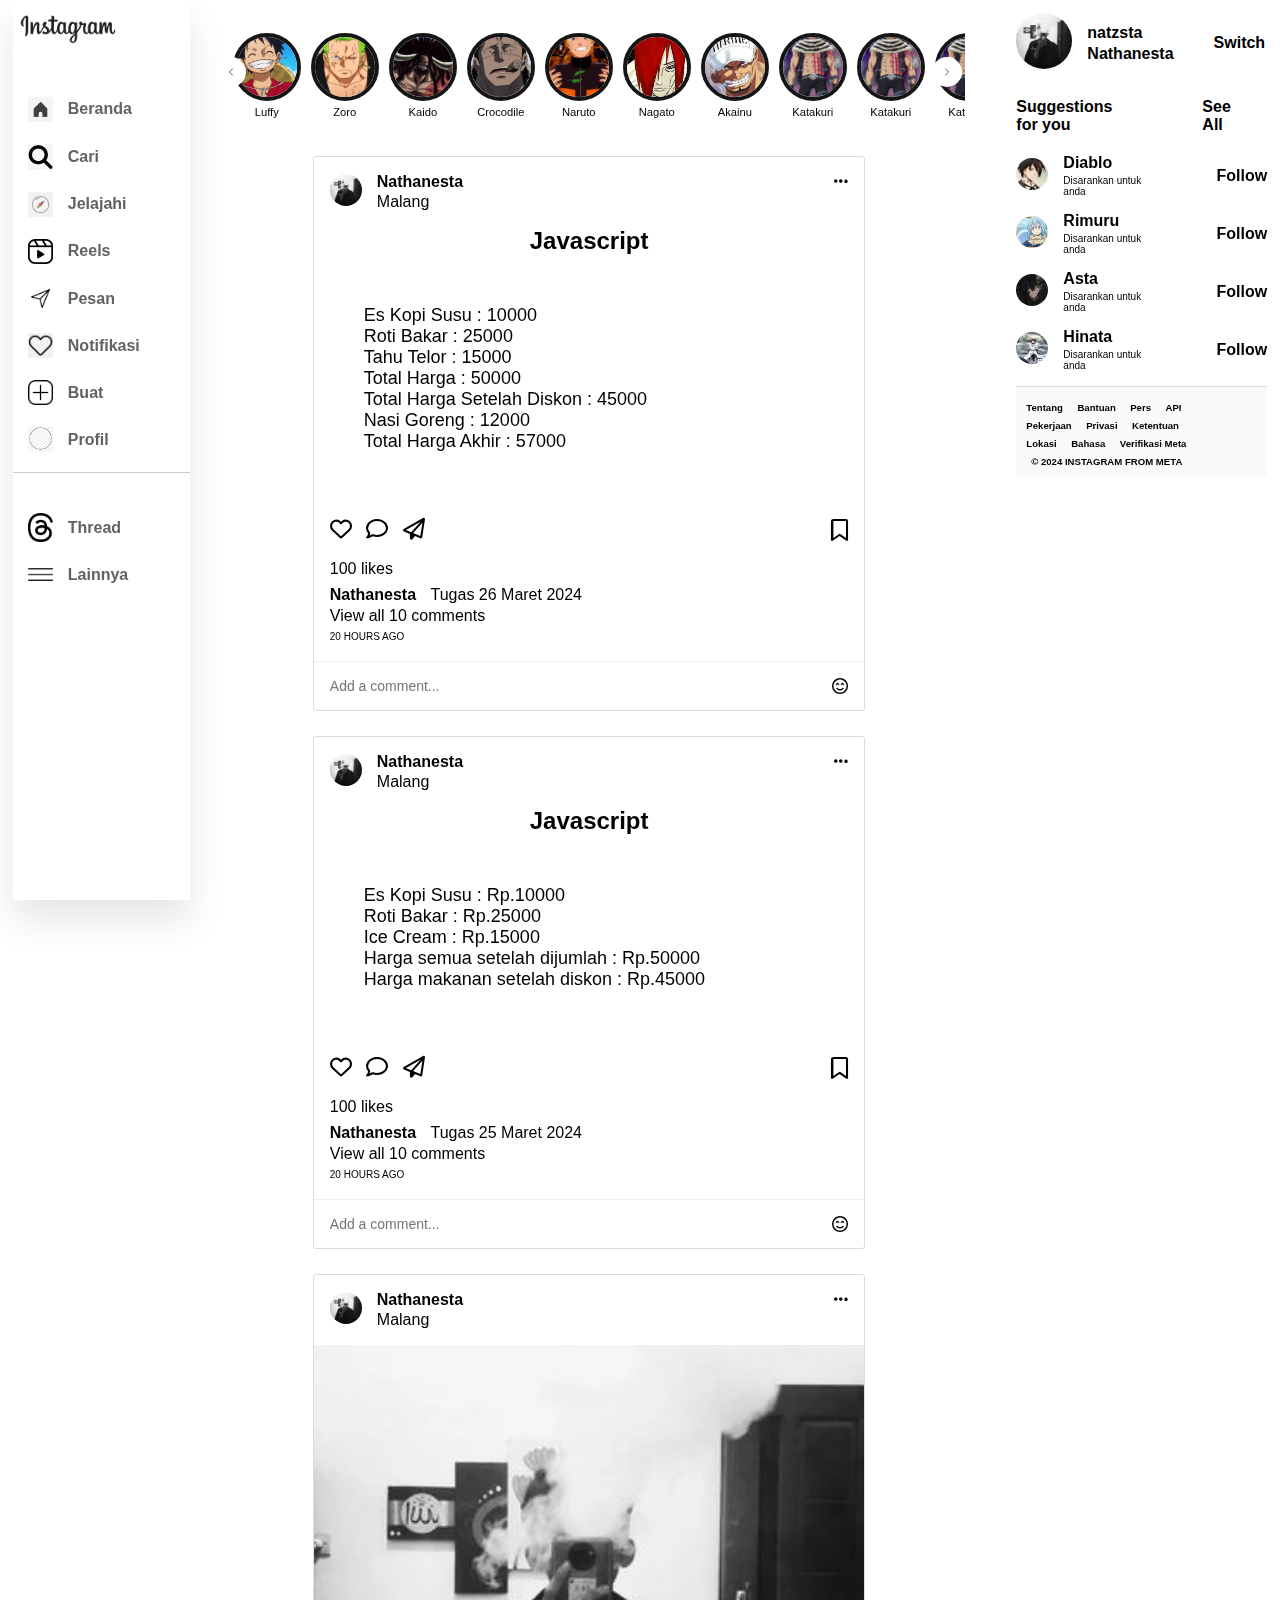
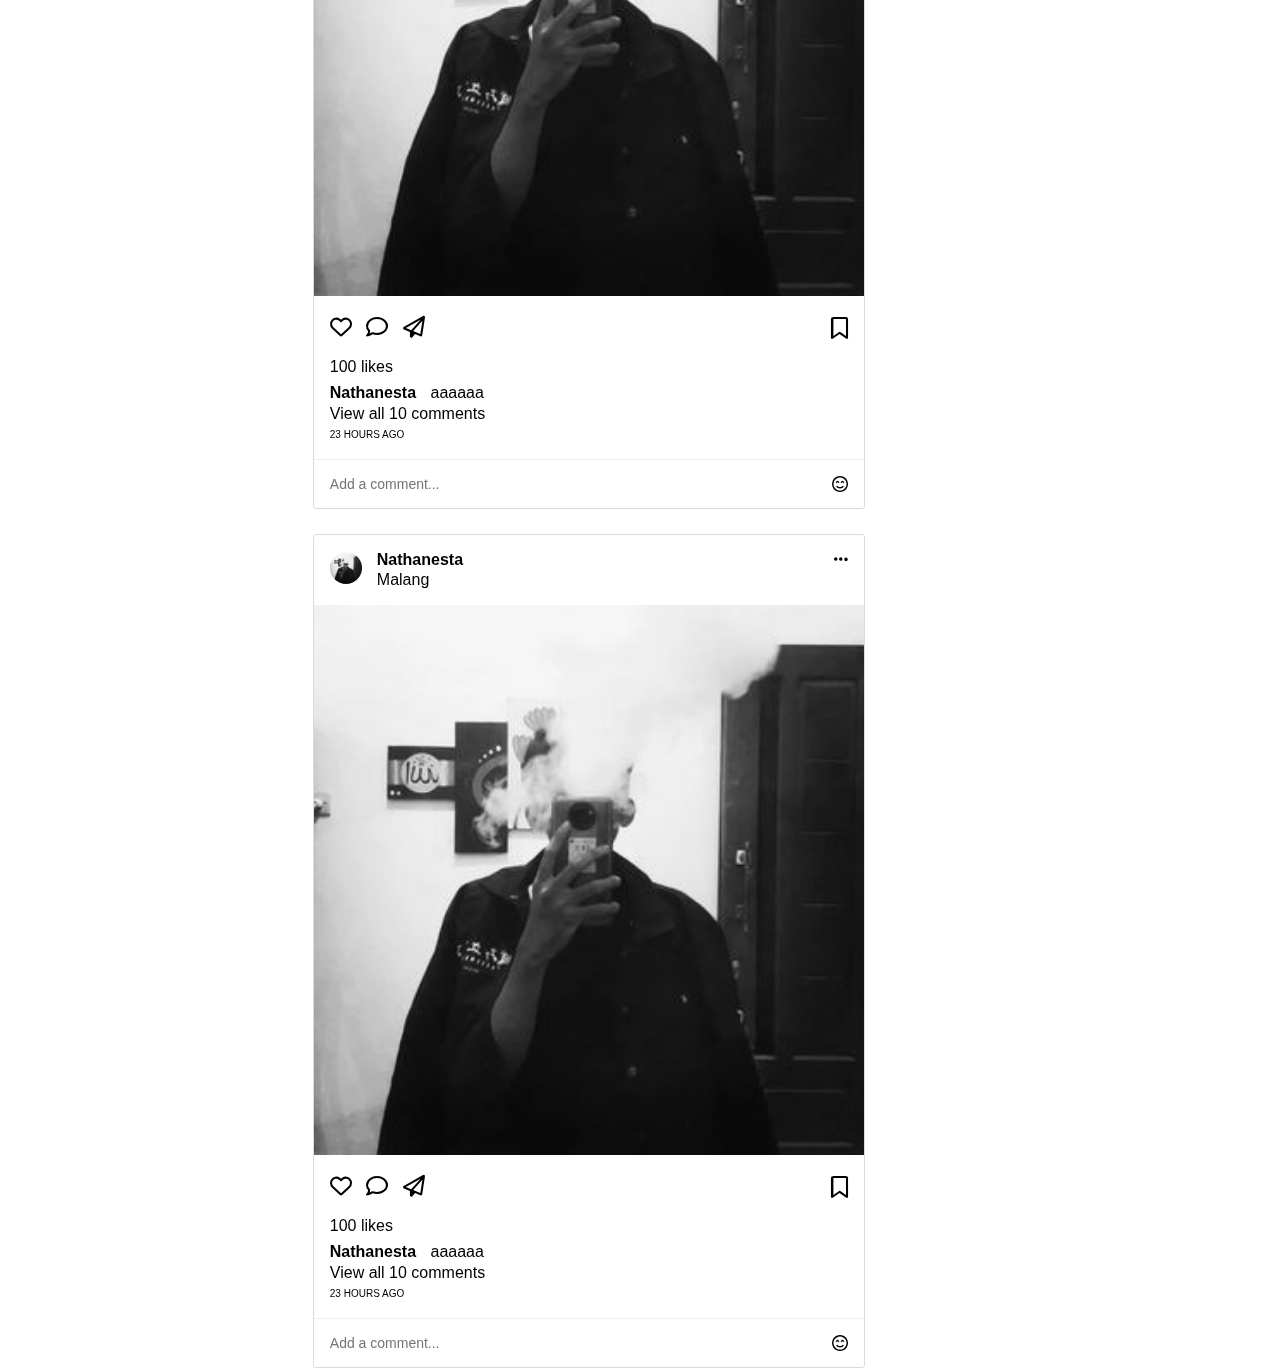
<file: Com 5/index.html>
<!DOCTYPE html>
<html lang="en">
<head>
    <meta charset="UTF-8">
    <meta name="viewport" content="width=device-width, initial-scale=1.0">
    <title>Instagram</title>
    <link rel="stylesheet" href="https://cdnjs.cloudflare.com/ajax/libs/font-awesome/6.5.1/css/all.min.css"/>
    <link rel="stylesheet" href="css/style.css">
</head>
<body>
    <div class="container">
        <!-- left-sidebar -->
        <div class="left-sidebar">
            <img src="images/instagram.png" class="logo" alt="Instagram">
            <div class="img-link">
                <a href="#"><img src="images/home.png">Beranda</a>
                <a href="#"><img src="images/search.jpg">Cari</a>
                <a href="#"><img src="images/jelajahi.png">Jelajahi</a>
                <a href="#"><img src="images/reels.png">Reels</a>
                <a href="#"><img src="images/pesan.png">Pesan</a>
                <a href="#"><img src="images/notif.png">Notifikasi</a>
                <a href="#"><img src="images/plus.jpg">Buat</a>
                <a href="#"><img src="images/bulat.jpg">Profil</a>
            </div>
            <div class="more-link">
                <a href=""><img src="images/thread.png">Thread</a>
                <a href=""><img src="images/lainnya.png">Lainnya</a>
            </div>
        </div>
        <!-- main-content -->
        <div class="main-content">
            <div class="inner-container">
                <div class="previous-btn">
                    <svg xmlns="http://www.w3.org/2000/svg" fill="none" viewBox="0 0 24 24" stroke-width="1.5" stroke="currentColor" class="w-6 h-6">
                        <path stroke-linecap="round" stroke-linejoin="round" d="M15.75 19.5 8.25 12l7.5-7.5" />
                    </svg>                      
                </div>
                <div class="scroller">
                    <div class="scroller-item">
                        <img src="images/luffy.jpg" alt="">
                        <p>Luffy</p>
                    </div>
                </div>
                <div class="scroller">
                    <div class="scroller-item">
                        <img src="images/zoro.jpg" alt="">
                        <p>Zoro</p>
                    </div>
                </div>
                <div class="scroller">
                    <div class="scroller-item">
                        <img src="images/kaido.jpeg" alt="">
                        <p>Kaido</p>
                    </div>
                </div>
                <div class="scroller">
                    <div class="scroller-item">
                        <img src="images/crocodile.jpeg" alt="">
                        <p>Crocodile</p>
                    </div>
                </div>
                <div class="scroller">
                    <div class="scroller-item">
                        <img src="images/naruto.png" alt="">
                        <p>Naruto</p>
                    </div>
                </div>
                <div class="scroller">
                    <div class="scroller-item">
                        <img src="images/nagato.png" alt="">
                        <p>Nagato</p>
                    </div>
                </div>
                <div class="scroller">
                    <div class="scroller-item">
                        <img src="images/akainu.jpeg" alt="">
                        <p>Akainu</p>
                    </div>
                </div>
                <div class="scroller">
                    <div class="scroller-item">
                        <img src="images/katakuri.png" alt="">
                        <p>Katakuri</p>
                    </div>
                </div>
                <div class="scroller">
                    <div class="scroller-item">
                        <img src="images/katakuri.png" alt="">
                        <p>Katakuri</p>
                    </div>
                </div>
                <div class="scroller">
                    <div class="scroller-item">
                        <img src="images/katakuri.png" alt="">
                        <p>Katakuri</p>
                    </div>
                </div>
                <div class="scroller">
                    <div class="scroller-item">
                        <img src="images/katakuri.png" alt="">
                        <p>Katakuri</p>
                    </div>
                </div>
                <div class="scroller">
                    <div class="scroller-item">
                        <img src="images/katakuri.png" alt="">
                        <p>Katakuri</p>
                    </div>
                </div>
                <div class="scroller">
                    <div class="scroller-item">
                        <img src="images/katakuri.png" alt="">
                        <p>Katakuri</p>
                    </div>
                </div>
                <div class="next-btn">
                    <svg xmlns="http://www.w3.org/2000/svg" fill="none" viewBox="0 0 24 24" stroke-width="1.5" stroke="currentColor" class="w-6 h-6">
                        <path stroke-linecap="round" stroke-linejoin="round" d="m8.25 4.5 7.5 7.5-7.5 7.5" />
                    </svg>                    
                </div>
            </div>

            <div class="posts">
                <div class="post-title">
                    <div class="post-left">
                        <div class="image">
                            <img src="images/nat.jpg" width="32" height="32">
                        </div>
                        <div class="details">
                            <p class="name">Nathanesta</p>
                            <p class="location">Malang</p>
                        </div>
                    </div>    
                    <div class="post-right">
                        <i class="fas fa-ellipsis-h"></i>
                    </div> 
                </div>

                <h2><center>Javascript</center></h2>
                <div id="card-task">
                    <div id="makanan1"></div>
                    <div id="makanan2"></div>
                    <div id="makanan3"></div>
                    <div id="totals"></div>
                    <div id="totalds"></div>
                    <div id="makanan4"></div>
                    <div id="totalharga"></div>
                </div>
                <div class="post-footer">
                    <div class="like-share-comment">
                        <i class="far fa-heart"></i>
                        <i class="far fa-comment"></i>
                        <i class="far fa-paper-plane"></i>
                    </div>
                    <div class="save">
                        <i class="far fa-bookmark"></i>
                    </div>
                </div>

                <div class="post-footer-content">
                    <p class="likes">100 likes</p>
                    <p class="names">Nathanesta <span>Tugas 26 Maret 2024</span></p>
                    <p class="comments">View all 10 comments</p>
                    <p class="posting-time">20 HOURS AGO</p>
                </div>

                <div class="add-comment">
                    <div class="left-side">
                        <input type="text" placeholder="Add a comment...">
                    </div>
                    <div class="right-side">
                        <!-- <div class="send">Kirim</div> -->
                        <i class="far fa-smile-beam"></i>
                    </div>
                </div>
            </div>

            <div class="posts">
                <div class="post-title">
                    <div class="post-left">
                        <div class="image">
                            <img src="images/nat.jpg" width="32" height="32">
                        </div>
                        <div class="details">
                            <p class="name">Nathanesta</p>
                            <p class="location">Malang</p>
                        </div>
                    </div>    
                    <div class="post-right">
                        <i class="fas fa-ellipsis-h"></i>
                    </div> 
                </div>

                <h2><center>Javascript</center></h2>
                <div id="card-task">
                    <div id="list1"></div>
                    <div id="list2"></div>
                    <div id="list3"></div>
                    <div id="total"></div>
                    <div id="total2"></div>
                    <div id="listm"></div>
                    <div id="listm2"></div>
                </div>
                <div class="post-footer">
                    <div class="like-share-comment">
                        <i class="far fa-heart"></i>
                        <i class="far fa-comment"></i>
                        <i class="far fa-paper-plane"></i>
                    </div>
                    <div class="save">
                        <i class="far fa-bookmark"></i>
                    </div>
                </div>

                <div class="post-footer-content">
                    <p class="likes">100 likes</p>
                    <p class="names">Nathanesta <span>Tugas 25 Maret 2024</span></p>
                    <p class="comments">View all 10 comments</p>
                    <p class="posting-time">20 HOURS AGO</p>
                </div>

                <div class="add-comment">
                    <div class="left-side">
                        <input type="text" placeholder="Add a comment...">
                    </div>
                    <div class="right-side">
                        <!-- <div class="send">Kirim</div> -->
                        <i class="far fa-smile-beam"></i>
                    </div>
                </div>
            </div>

            <div class="posts">
                <div class="post-title">
                    <div class="post-left">
                        <div class="image">
                            <img src="images/nat.jpg" width="32" height="32">
                        </div>
                        <div class="details">
                            <p class="name">Nathanesta</p>
                            <p class="location">Malang</p>
                        </div>
                    </div>    
                    <div class="post-right">
                        <i class="fas fa-ellipsis-h"></i>
                    </div> 
                </div>

                <div class="post-content">
                    <img src="images/nat.jpg" height="600" width="600">
                </div>
                <div class="post-footer">
                    <div class="like-share-comment">
                        <i class="far fa-heart"></i>
                        <i class="far fa-comment"></i>
                        <i class="far fa-paper-plane"></i>
                    </div>
                    <div class="save">
                        <i class="far fa-bookmark"></i>
                    </div>
                </div>

                <div class="post-footer-content">
                    <p class="likes">100 likes</p>
                    <p class="names">Nathanesta <span>aaaaaa</span></p>
                    <p class="comments">View all 10 comments</p>
                    <p class="posting-time">23 HOURS AGO</p>
                </div>

                <div class="add-comment">
                    <div class="left-side">
                        <input type="text" placeholder="Add a comment...">
                    </div>
                    <div class="right-side">
                        <!-- <p class="send">Kirim</p> -->
                        <i class="far fa-smile-beam"></i>
                    </div>
                </div>
            </div>

            <div class="posts">
                <div class="post-title">
                    <div class="post-left">
                        <div class="image">
                            <img src="images/nat.jpg" width="32" height="32">
                        </div>
                        <div class="details">
                            <p class="name">Nathanesta</p>
                            <p class="location">Malang</p>
                        </div>
                    </div>    
                    <div class="post-right">
                        <i class="fas fa-ellipsis-h"></i>
                    </div> 
                </div>

                <div class="post-content">
                    <img src="images/nat.jpg" height="600" width="600">
                </div>
                <div class="post-footer">
                    <div class="like-share-comment">
                        <i class="far fa-heart"></i>
                        <i class="far fa-comment"></i>
                        <i class="far fa-paper-plane"></i>
                    </div>
                    <div class="save">
                        <i class="far fa-bookmark"></i>
                    </div>
                </div>

                <div class="post-footer-content">
                    <p class="likes">100 likes</p>
                    <p class="names">Nathanesta <span>aaaaaa</span></p>
                    <p class="comments">View all 10 comments</p>
                    <p class="posting-time">23 HOURS AGO</p>
                </div>

                <div class="add-comment">
                    <div class="left-side">
                        <input type="text" placeholder="Add a comment...">
                    </div>
                    <div class="right-side">
                        <!-- <div class="send">Kirim</div> -->
                        <i class="far fa-smile-beam"></i>
                    </div>
                </div>
            </div>
        </div>

        <!-- right-sidebar -->
        <div class="right-sidebar">
            <div class="profile-title">
                <div class="profile-left">
                    <div class="image">
                        <img src="images/nat.jpg" alt="" width="56" height="56">
                    </div>
                    <div class="details">
                        <p class="name">natzsta</p>
                        <p class="surname">Nathanesta</p>
                    </div>
                </div>
                <div class="profile-right">
                    <p>Switch</p>
                </div>
            </div>

            <div class="suggestions">
                <p>Suggestions for you</p>
                <p>See All</p>
            </div>
            <div class="suggestions-title">
                <div class="suggestions-left">
                    <div class="image">
                        <img src="images/diablo.jpg" alt="" height="32" width="32">
                    </div>
                    <div class="details">
                        <p class="name">Diablo</p>
                        <p class="sgs">Disarankan untuk anda</p>
                    </div>
                </div>
                <div class="suggestions-right"></div>
                <p>Follow</p>
            </div>

            <div class="suggestions-title">
                <div class="suggestions-left">
                    <div class="image">
                        <img src="images/rimuru.png" alt="" height="32" width="32">
                    </div>
                    <div class="details">
                        <p class="name">Rimuru</p>
                        <p class="sgs">Disarankan untuk anda</p>
                    </div>
                </div>
                <div class="suggestions-right"></div>
                <p>Follow</p>
            </div>

            <div class="suggestions-title">
                <div class="suggestions-left">
                    <div class="image">
                        <img src="images/asta.jpeg" alt="" height="32" width="32">
                    </div>
                    <div class="details">
                        <p class="name">Asta</p>
                        <p class="sgs">Disarankan untuk anda</p>
                    </div>
                </div>
                <div class="suggestions-right"></div>
                <p>Follow</p>
            </div>

            <div class="suggestions-title">
                <div class="suggestions-left">
                    <div class="image">
                        <img src="images/hinata.jpg" alt="" height="32" width="32">
                    </div>
                    <div class="details">
                        <p class="name">Hinata</p>
                        <p class="sgs">Disarankan untuk anda</p>
                    </div>
                </div>
                <div class="suggestions-right"></div>
                <p>Follow</p>
            </div>
            <div class="footer">
                <div class="footer-inner">
                    <div class="footer-link">
                        <a href="#">Tentang</a>
                        <a href="#">Bantuan</a>
                        <a href="#">Pers</a>
                        <a href="#">API</a>
                        <a href="#">Pekerjaan</a>
                        <a href="#">Privasi</a>
                        <a href="#">Ketentuan</a>
                        <a href="#">Lokasi</a>
                        <a href="#">Bahasa</a>
                        <a href="#">Verifikasi Meta</a>
                    </div>
                    <div class="copyright">
                        © 2024 INSTAGRAM FROM META
                    </div>
                </div>
            </div>
        </div>
    </div>
    <script src="js/script.js"></script>
</body>
</html>
</file>
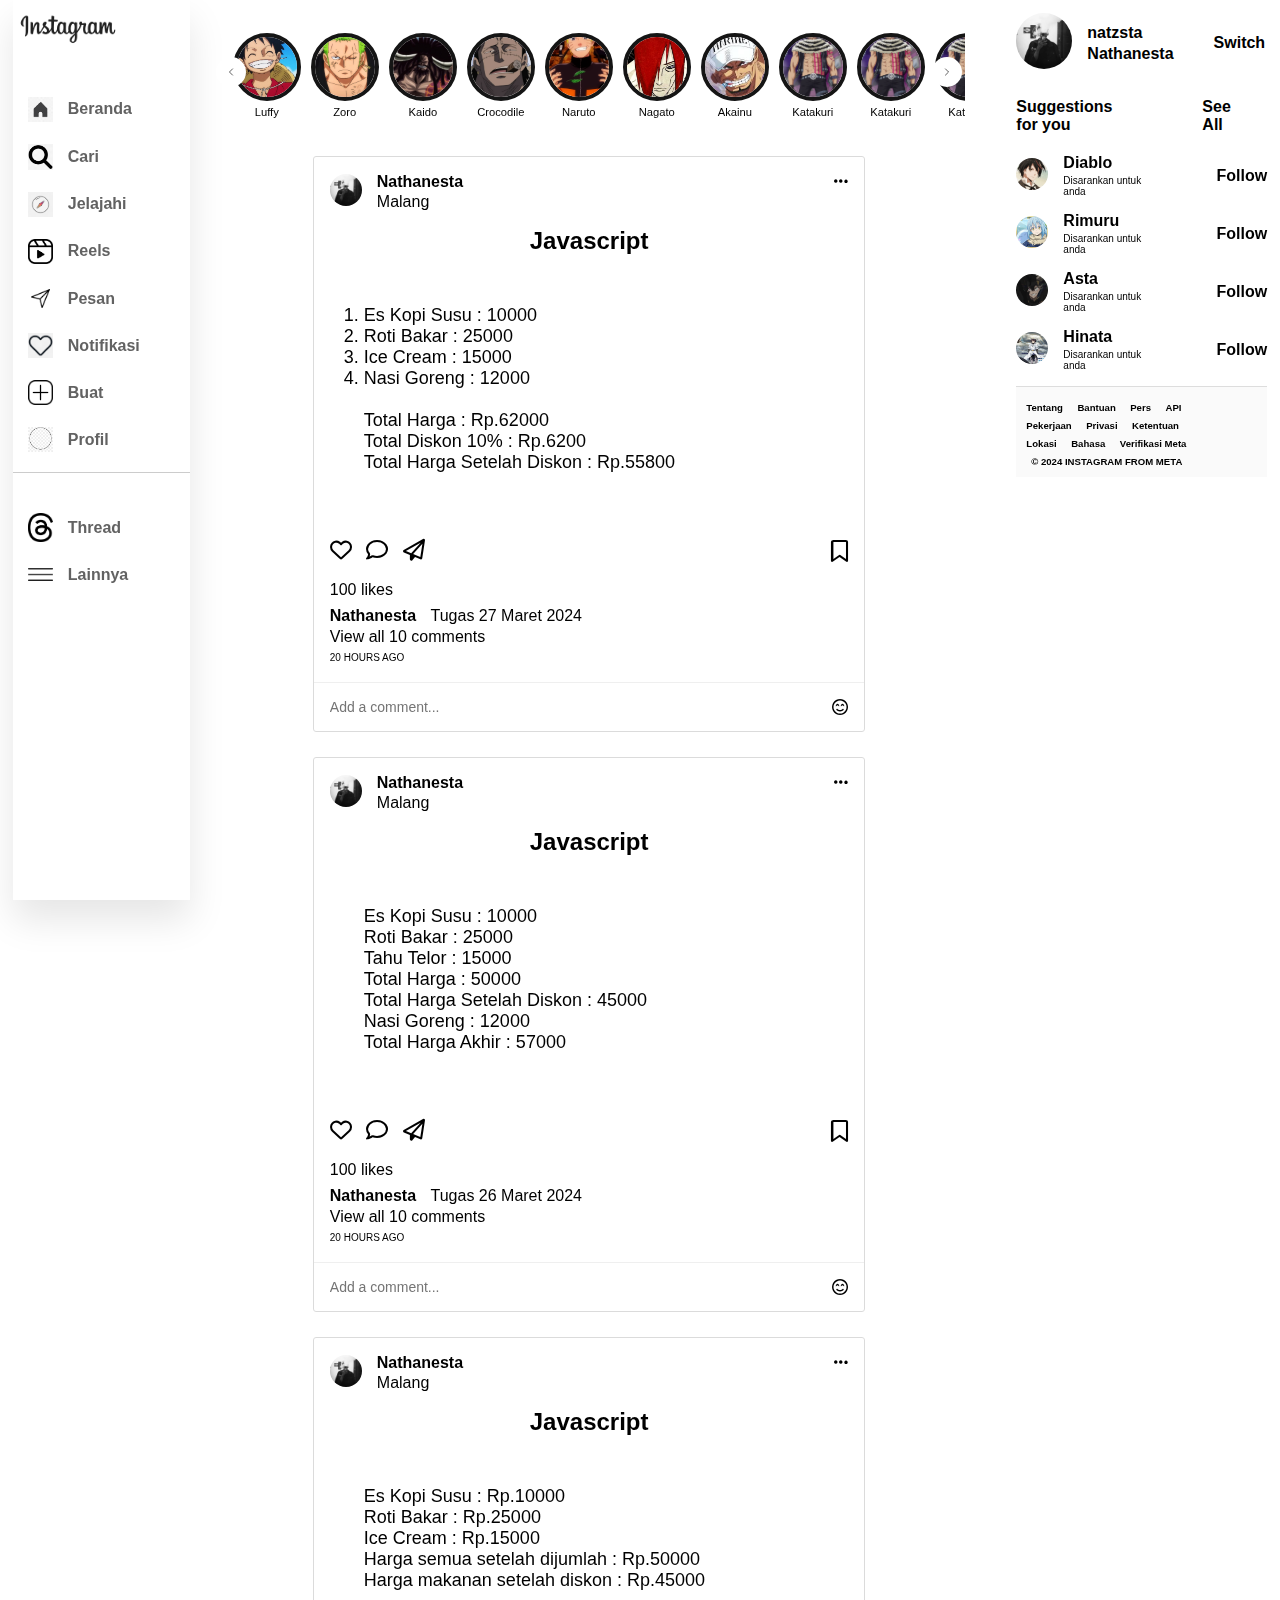
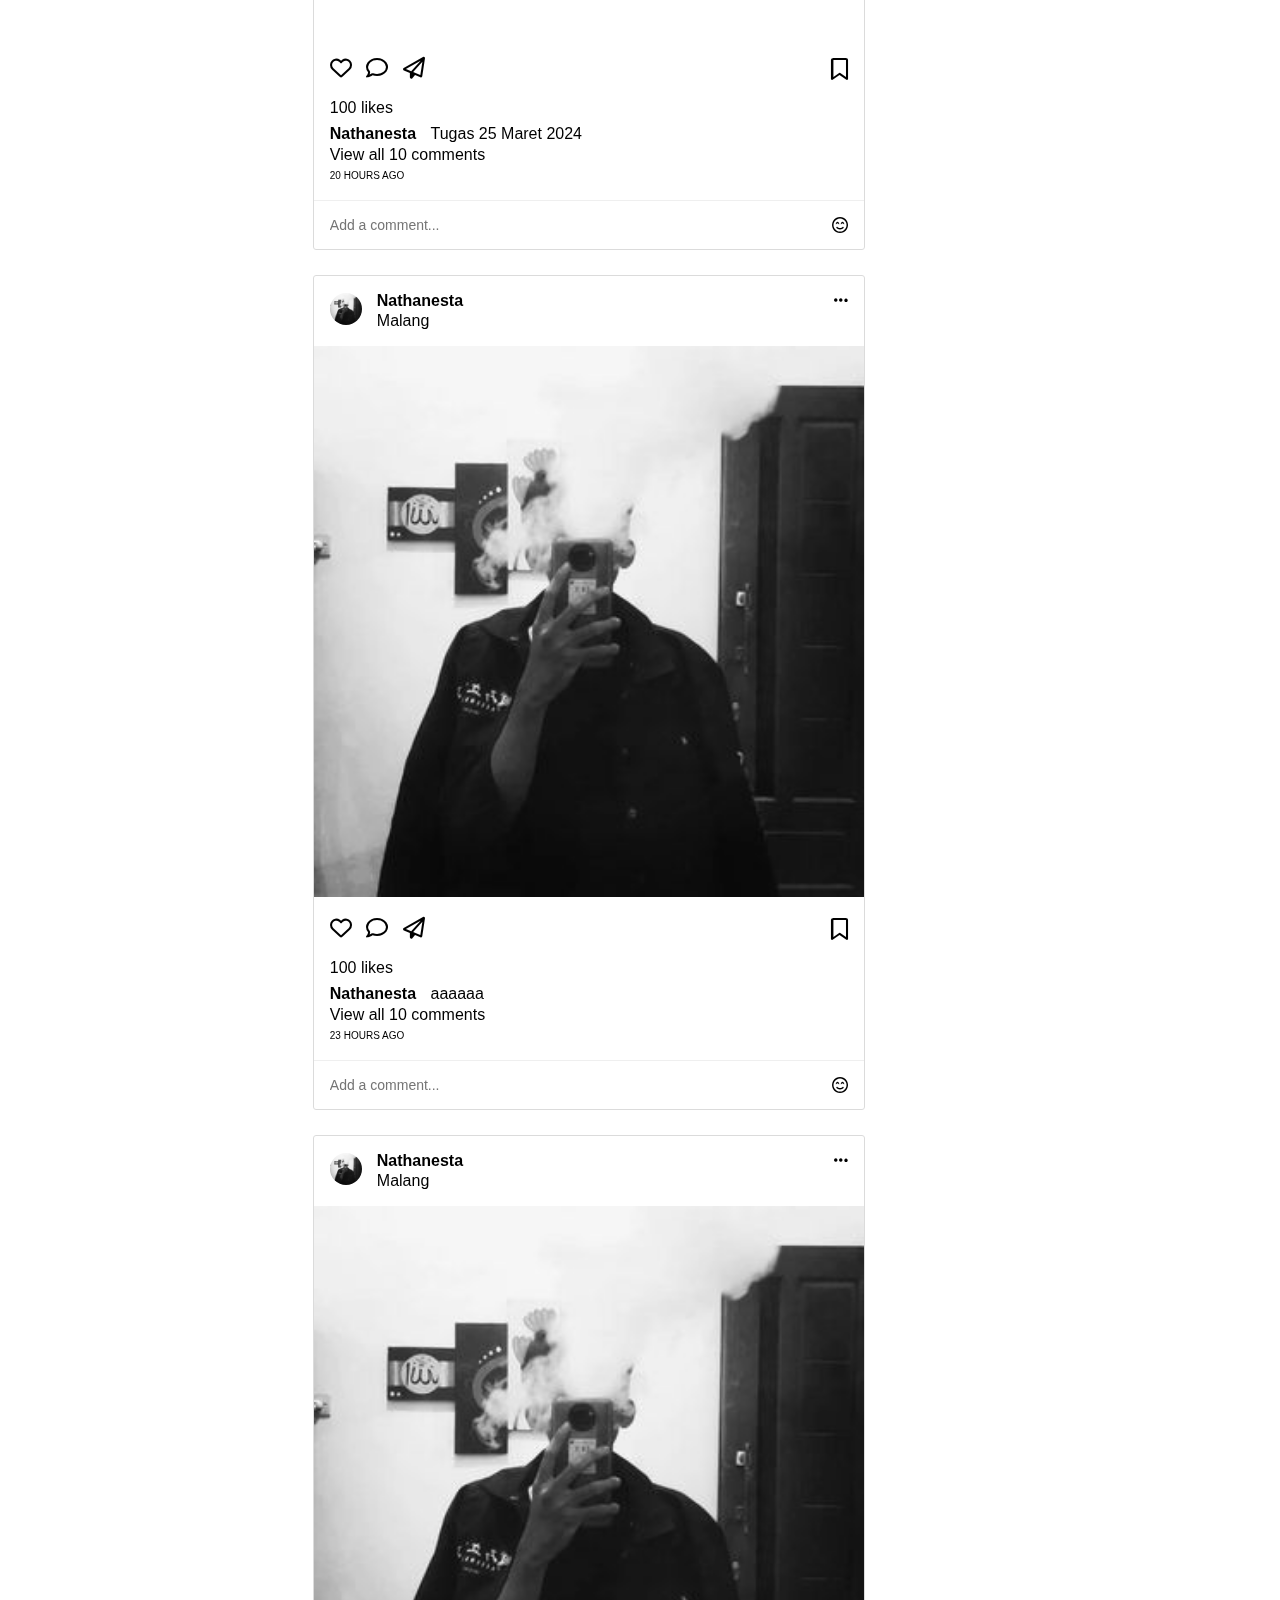
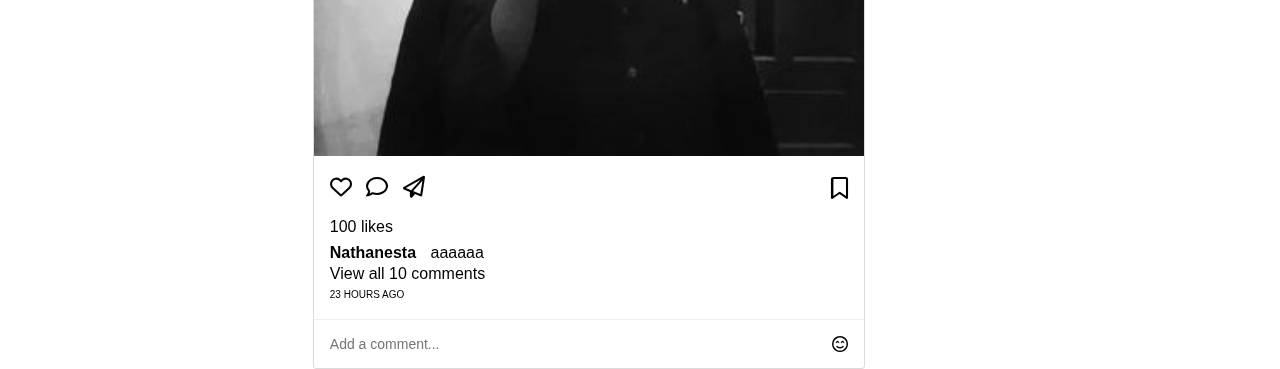
<file: Com 6/index.html>
<!DOCTYPE html>
<html lang="en">
<head>
    <meta charset="UTF-8">
    <meta name="viewport" content="width=device-width, initial-scale=1.0">
    <title>Instagram</title>
    <link rel="stylesheet" href="https://cdnjs.cloudflare.com/ajax/libs/font-awesome/6.5.1/css/all.min.css"/>
    <link rel="stylesheet" href="css/style.css">
</head>
<body>
    <div class="container">
        <!-- left-sidebar -->
        <div class="left-sidebar">
            <img src="images/instagram.png" class="logo" alt="Instagram">
            <div class="img-link">
                <a href="#"><img src="images/home.png">Beranda</a>
                <a href="#"><img src="images/search.jpg">Cari</a>
                <a href="#"><img src="images/jelajahi.png">Jelajahi</a>
                <a href="#"><img src="images/reels.png">Reels</a>
                <a href="#"><img src="images/pesan.png">Pesan</a>
                <a href="#"><img src="images/notif.png">Notifikasi</a>
                <a href="#"><img src="images/plus.jpg">Buat</a>
                <a href="#"><img src="images/bulat.jpg">Profil</a>
            </div>
            <div class="more-link">
                <a href=""><img src="images/thread.png">Thread</a>
                <a href=""><img src="images/lainnya.png">Lainnya</a>
            </div>
        </div>
        <!-- main-content -->
        <div class="main-content">
            <div class="inner-container">
                <div class="previous-btn">
                    <svg xmlns="http://www.w3.org/2000/svg" fill="none" viewBox="0 0 24 24" stroke-width="1.5" stroke="currentColor" class="w-6 h-6">
                        <path stroke-linecap="round" stroke-linejoin="round" d="M15.75 19.5 8.25 12l7.5-7.5" />
                    </svg>                      
                </div>
                <div class="scroller">
                    <div class="scroller-item">
                        <img src="images/luffy.jpg" alt="">
                        <p>Luffy</p>
                    </div>
                </div>
                <div class="scroller">
                    <div class="scroller-item">
                        <img src="images/zoro.jpg" alt="">
                        <p>Zoro</p>
                    </div>
                </div>
                <div class="scroller">
                    <div class="scroller-item">
                        <img src="images/kaido.jpeg" alt="">
                        <p>Kaido</p>
                    </div>
                </div>
                <div class="scroller">
                    <div class="scroller-item">
                        <img src="images/crocodile.jpeg" alt="">
                        <p>Crocodile</p>
                    </div>
                </div>
                <div class="scroller">
                    <div class="scroller-item">
                        <img src="images/naruto.png" alt="">
                        <p>Naruto</p>
                    </div>
                </div>
                <div class="scroller">
                    <div class="scroller-item">
                        <img src="images/nagato.png" alt="">
                        <p>Nagato</p>
                    </div>
                </div>
                <div class="scroller">
                    <div class="scroller-item">
                        <img src="images/akainu.jpeg" alt="">
                        <p>Akainu</p>
                    </div>
                </div>
                <div class="scroller">
                    <div class="scroller-item">
                        <img src="images/katakuri.png" alt="">
                        <p>Katakuri</p>
                    </div>
                </div>
                <div class="scroller">
                    <div class="scroller-item">
                        <img src="images/katakuri.png" alt="">
                        <p>Katakuri</p>
                    </div>
                </div>
                <div class="scroller">
                    <div class="scroller-item">
                        <img src="images/katakuri.png" alt="">
                        <p>Katakuri</p>
                    </div>
                </div>
                <div class="scroller">
                    <div class="scroller-item">
                        <img src="images/katakuri.png" alt="">
                        <p>Katakuri</p>
                    </div>
                </div>
                <div class="scroller">
                    <div class="scroller-item">
                        <img src="images/katakuri.png" alt="">
                        <p>Katakuri</p>
                    </div>
                </div>
                <div class="scroller">
                    <div class="scroller-item">
                        <img src="images/katakuri.png" alt="">
                        <p>Katakuri</p>
                    </div>
                </div>
                <div class="next-btn">
                    <svg xmlns="http://www.w3.org/2000/svg" fill="none" viewBox="0 0 24 24" stroke-width="1.5" stroke="currentColor" class="w-6 h-6">
                        <path stroke-linecap="round" stroke-linejoin="round" d="m8.25 4.5 7.5 7.5-7.5 7.5" />
                    </svg>                    
                </div>
            </div>

            <div class="posts">
                <div class="post-title">
                    <div class="post-left">
                        <div class="image">
                            <img src="images/nat.jpg" width="32" height="32">
                        </div>
                        <div class="details">
                            <p class="name">Nathanesta</p>
                            <p class="location">Malang</p>
                        </div>
                    </div>    
                    <div class="post-right">
                        <i class="fas fa-ellipsis-h"></i>
                    </div> 
                </div>

                <h2><center>Javascript</center></h2>
                <div id="card-task">
                    <ol id="mkn">
                    </ol>
                    <p id="tot1"></p>
                    <p id="totds"></p>
                    <p id="totp"></p>
                </div>
                <div class="post-footer">
                    <div class="like-share-comment">
                        <i class="far fa-heart"></i>
                        <i class="far fa-comment"></i>
                        <i class="far fa-paper-plane"></i>
                    </div>
                    <div class="save">
                        <i class="far fa-bookmark"></i>
                    </div>
                </div>

                <div class="post-footer-content">
                    <p class="likes">100 likes</p>
                    <p class="names">Nathanesta <span>Tugas 27 Maret 2024</span></p>
                    <p class="comments">View all 10 comments</p>
                    <p class="posting-time">20 HOURS AGO</p>
                </div>

                <div class="add-comment">
                    <div class="left-side">
                        <input type="text" placeholder="Add a comment...">
                    </div>
                    <div class="right-side">
                        <!-- <div class="send">Kirim</div> -->
                        <i class="far fa-smile-beam"></i>
                    </div>
                </div>
            </div>

            <div class="posts">
                <div class="post-title">
                    <div class="post-left">
                        <div class="image">
                            <img src="images/nat.jpg" width="32" height="32">
                        </div>
                        <div class="details">
                            <p class="name">Nathanesta</p>
                            <p class="location">Malang</p>
                        </div>
                    </div>    
                    <div class="post-right">
                        <i class="fas fa-ellipsis-h"></i>
                    </div> 
                </div>

                <h2><center>Javascript</center></h2>
                <div id="card-task">
                    <div id="makanan1"></div>
                    <div id="makanan2"></div>
                    <div id="makanan3"></div>
                    <div id="totals"></div>
                    <div id="totalds"></div>
                    <div id="makanan4"></div>
                    <div id="totalharga"></div>
                </div>
                <div class="post-footer">
                    <div class="like-share-comment">
                        <i class="far fa-heart"></i>
                        <i class="far fa-comment"></i>
                        <i class="far fa-paper-plane"></i>
                    </div>
                    <div class="save">
                        <i class="far fa-bookmark"></i>
                    </div>
                </div>

                <div class="post-footer-content">
                    <p class="likes">100 likes</p>
                    <p class="names">Nathanesta <span>Tugas 26 Maret 2024</span></p>
                    <p class="comments">View all 10 comments</p>
                    <p class="posting-time">20 HOURS AGO</p>
                </div>

                <div class="add-comment">
                    <div class="left-side">
                        <input type="text" placeholder="Add a comment...">
                    </div>
                    <div class="right-side">
                        <!-- <div class="send">Kirim</div> -->
                        <i class="far fa-smile-beam"></i>
                    </div>
                </div>
            </div>

            <div class="posts">
                <div class="post-title">
                    <div class="post-left">
                        <div class="image">
                            <img src="images/nat.jpg" width="32" height="32">
                        </div>
                        <div class="details">
                            <p class="name">Nathanesta</p>
                            <p class="location">Malang</p>
                        </div>
                    </div>    
                    <div class="post-right">
                        <i class="fas fa-ellipsis-h"></i>
                    </div> 
                </div>

                <h2><center>Javascript</center></h2>
                <div id="card-task">
                    <div id="list1"></div>
                    <div id="list2"></div>
                    <div id="list3"></div>
                    <div id="total"></div>
                    <div id="total2"></div>
                    <div id="listm"></div>
                    <div id="listm2"></div>
                </div>
                <div class="post-footer">
                    <div class="like-share-comment">
                        <i class="far fa-heart"></i>
                        <i class="far fa-comment"></i>
                        <i class="far fa-paper-plane"></i>
                    </div>
                    <div class="save">
                        <i class="far fa-bookmark"></i>
                    </div>
                </div>

                <div class="post-footer-content">
                    <p class="likes">100 likes</p>
                    <p class="names">Nathanesta <span>Tugas 25 Maret 2024</span></p>
                    <p class="comments">View all 10 comments</p>
                    <p class="posting-time">20 HOURS AGO</p>
                </div>

                <div class="add-comment">
                    <div class="left-side">
                        <input type="text" placeholder="Add a comment...">
                    </div>
                    <div class="right-side">
                        <!-- <div class="send">Kirim</div> -->
                        <i class="far fa-smile-beam"></i>
                    </div>
                </div>
            </div>

            <div class="posts">
                <div class="post-title">
                    <div class="post-left">
                        <div class="image">
                            <img src="images/nat.jpg" width="32" height="32">
                        </div>
                        <div class="details">
                            <p class="name">Nathanesta</p>
                            <p class="location">Malang</p>
                        </div>
                    </div>    
                    <div class="post-right">
                        <i class="fas fa-ellipsis-h"></i>
                    </div> 
                </div>

                <div class="post-content">
                    <img src="images/nat.jpg" height="600" width="600">
                </div>
                <div class="post-footer">
                    <div class="like-share-comment">
                        <i class="far fa-heart"></i>
                        <i class="far fa-comment"></i>
                        <i class="far fa-paper-plane"></i>
                    </div>
                    <div class="save">
                        <i class="far fa-bookmark"></i>
                    </div>
                </div>

                <div class="post-footer-content">
                    <p class="likes">100 likes</p>
                    <p class="names">Nathanesta <span>aaaaaa</span></p>
                    <p class="comments">View all 10 comments</p>
                    <p class="posting-time">23 HOURS AGO</p>
                </div>

                <div class="add-comment">
                    <div class="left-side">
                        <input type="text" placeholder="Add a comment...">
                    </div>
                    <div class="right-side">
                        <!-- <p class="send">Kirim</p> -->
                        <i class="far fa-smile-beam"></i>
                    </div>
                </div>
            </div>

            <div class="posts">
                <div class="post-title">
                    <div class="post-left">
                        <div class="image">
                            <img src="images/nat.jpg" width="32" height="32">
                        </div>
                        <div class="details">
                            <p class="name">Nathanesta</p>
                            <p class="location">Malang</p>
                        </div>
                    </div>    
                    <div class="post-right">
                        <i class="fas fa-ellipsis-h"></i>
                    </div> 
                </div>

                <div class="post-content">
                    <img src="images/nat.jpg" height="600" width="600">
                </div>
                <div class="post-footer">
                    <div class="like-share-comment">
                        <i class="far fa-heart"></i>
                        <i class="far fa-comment"></i>
                        <i class="far fa-paper-plane"></i>
                    </div>
                    <div class="save">
                        <i class="far fa-bookmark"></i>
                    </div>
                </div>

                <div class="post-footer-content">
                    <p class="likes">100 likes</p>
                    <p class="names">Nathanesta <span>aaaaaa</span></p>
                    <p class="comments">View all 10 comments</p>
                    <p class="posting-time">23 HOURS AGO</p>
                </div>

                <div class="add-comment">
                    <div class="left-side">
                        <input type="text" placeholder="Add a comment...">
                    </div>
                    <div class="right-side">
                        <!-- <div class="send">Kirim</div> -->
                        <i class="far fa-smile-beam"></i>
                    </div>
                </div>
            </div>
        </div>

        <!-- right-sidebar -->
        <div class="right-sidebar">
            <div class="profile-title">
                <div class="profile-left">
                    <div class="image">
                        <img src="images/nat.jpg" alt="" width="56" height="56">
                    </div>
                    <div class="details">
                        <p class="name">natzsta</p>
                        <p class="surname">Nathanesta</p>
                    </div>
                </div>
                <div class="profile-right">
                    <p>Switch</p>
                </div>
            </div>

            <div class="suggestions">
                <p>Suggestions for you</p>
                <p>See All</p>
            </div>
            <div class="suggestions-title">
                <div class="suggestions-left">
                    <div class="image">
                        <img src="images/diablo.jpg" alt="" height="32" width="32">
                    </div>
                    <div class="details">
                        <p class="name">Diablo</p>
                        <p class="sgs">Disarankan untuk anda</p>
                    </div>
                </div>
                <div class="suggestions-right"></div>
                <p>Follow</p>
            </div>

            <div class="suggestions-title">
                <div class="suggestions-left">
                    <div class="image">
                        <img src="images/rimuru.png" alt="" height="32" width="32">
                    </div>
                    <div class="details">
                        <p class="name">Rimuru</p>
                        <p class="sgs">Disarankan untuk anda</p>
                    </div>
                </div>
                <div class="suggestions-right"></div>
                <p>Follow</p>
            </div>

            <div class="suggestions-title">
                <div class="suggestions-left">
                    <div class="image">
                        <img src="images/asta.jpeg" alt="" height="32" width="32">
                    </div>
                    <div class="details">
                        <p class="name">Asta</p>
                        <p class="sgs">Disarankan untuk anda</p>
                    </div>
                </div>
                <div class="suggestions-right"></div>
                <p>Follow</p>
            </div>

            <div class="suggestions-title">
                <div class="suggestions-left">
                    <div class="image">
                        <img src="images/hinata.jpg" alt="" height="32" width="32">
                    </div>
                    <div class="details">
                        <p class="name">Hinata</p>
                        <p class="sgs">Disarankan untuk anda</p>
                    </div>
                </div>
                <div class="suggestions-right"></div>
                <p>Follow</p>
            </div>
            <div class="footer">
                <div class="footer-inner">
                    <div class="footer-link">
                        <a href="#">Tentang</a>
                        <a href="#">Bantuan</a>
                        <a href="#">Pers</a>
                        <a href="#">API</a>
                        <a href="#">Pekerjaan</a>
                        <a href="#">Privasi</a>
                        <a href="#">Ketentuan</a>
                        <a href="#">Lokasi</a>
                        <a href="#">Bahasa</a>
                        <a href="#">Verifikasi Meta</a>
                    </div>
                    <div class="copyright">
                        © 2024 INSTAGRAM FROM META
                    </div>
                </div>
            </div>
        </div>
    </div>
    <script src="js/script.js"></script>
</body>
</html>
</file>
<file: Com 5/css/style.css>
* {
    margin: 0;
    padding: 0;
    font-family: 'poppins', sans-serif;
}
.container {
    display: flex;
    justify-content: space-between;
    padding: 13px 1%;
}
.logo {
    width: 100px;
    margin-left: 5px;
    margin-top: 10px;
    margin-bottom: 40px;
}
.left-sidebar {
    color: black;
    position: fixed;
    font-weight: bold;
    flex-grow: 1;
    max-width: 20%;
    position: fixed;
    top: 0px;
    align-self: flex-start;
    height: 100vh;
    display: block;
    box-shadow: 0 20px 35px rgba(0, 0, 0, 0.1);
}
.right-sidebar {
    background: white;
    color: black;
    font-weight: bold;
    flex-grow: 1;
    max-width: 20%;
    position: sticky;
    top: 0px;
    align-self: flex-start;      
    height: 100vh;
}
.main-content {
    flex-grow: 3;
    max-width: 60%;
    height: 100vh;
    position: relative;
    left: 200px;

}
.img-link a {
    text-decoration: none;
    display: flex;
    align-items: center;
    margin-bottom: 20px;
    margin-left :15px;
    margin-right: 50px;
    padding-top: 2px;
    color: #626262;
    width: fit-content;
}
.img-link a img, .more-link a img {
    width: 25px;
    margin-right: 15px;
}
.img-link {
    border-bottom: 1px solid #ccc;
    margin-top: 5px;
}
.more-link {
    margin-top: 20px;
}
.more-link a {
    text-decoration: none;
    display: flex;
    align-items: center;
    margin-left: 15px;
    padding-top: 20px;
    color: #626262;
    width: fit-content;
}
.right-sidebar .profile-title {
    display: flex;
    align-items: center;
    margin-top: 0px;
}
.right-sidebar .profile-title .profile-left {
    display: flex;
    align-items: center;
    margin-right: 40px;
}
.right-sidebar .profile-title .profile-left .image img {
    border-radius: 50%;
    margin-right: 15px;
}
.right-sidebar .profile-title .profile-left .details .name {
    padding-bottom: 3px;
}
.suggestions {
    display: flex;
    margin-top: 25px;
    margin-bottom: 20px;
}
.suggestions p {
    margin-right: 90px;
}
.suggestions-title {
    display: flex;
    align-items: center;
    margin-bottom: 15px;
}
.suggestions-title .suggestions-left {
    display: flex;
    align-items: center;
    margin-right: 60px;
}
.suggestions-title .suggestions-left .image img {
    border-radius: 50%;
    margin-right: 15px;
}
.suggestions-title .suggestions-left .details .name {
    padding-bottom: 3px;
}
.suggestions-title .suggestions-left .details .sgs {
    font-size: 10px;
    font-weight: normal;
}
.right-sidebar .footer {
    right: 0;
    background-color: #fafafa;
    border-top: 1px solid #ddd;
    padding: 10px;
}
.right-sidebar .footer-inner {
    max-width: 800px;
    margin: 0 auto;
    margin-right: 35px;
    display: flex;
    justify-content: space-between;
    align-items: center;
    flex-direction: column;
}
.right-sidebar .footer-link a {
    color: black;
    text-decoration: none;
    margin-right: 10px;
    font-size: 0.6rem;
}
.right-sidebar .footer-link a:hover {
    text-decoration: underline;
}
.copyright {
    font-size: 0.6rem;
    color: black;
    margin-top: 5px;
    margin-right: 35px;
}
.inner-container {
    position: relative;
    display: grid;
    grid-auto-flow: column;
    overflow-x: auto;
    gap: 10px;
    padding: 20px;
}
.inner-container::-webkit-scrollbar {
    display: none;
}
.inner-container .previous-btn,
.inner-container .next-btn {
    width: 10px;
    position: absolute;
    z-index: 2;
    top: 50%;
    transform: translateY(-50%);
    background: white;
    color: black;
    border-radius: 50%;
    padding: 10px;
    display: flex;
    cursor: pointer;
}
.inner-container .previous-btn {
    left: 3px;
}
.inner-container .next-btn {
    right: 3px;
}
.scroller {
    text-align: center;
}
.scroller-item {
    position: relative;
    width: 60px;
    height: 60px;
    border: 4px solid #151515;
    border-radius: 50%;
    margin-bottom: 10px;
}
.scroller-item img {
    width: 100%;
    height: 100%;
    object-fit: cover;
    border-radius: 50%;
}
.scroller-item::before {
    content: '';
    position: absolute;
    top: 50%;
    left: 50%;
    transform: translate(-50%, -50%);
    width: calc(100% + 13px);
    height: calc(100% +13px);
    background:
    radial-gradient(rgba(0, 0, 0, 0.15) 60%, transparent 0),
    radial-gradient(white 65%, transparent 0),
    linear-gradient(to top right, orange, deeppink);          
    border-radius: 50%;
    z-index: -1;
}
.scroller-item p {
    padding-top: 5px;
    overflow: hidden;
    font-family: sans-serif;
    white-space: nowrap;
    text-overflow: ellipsis;
    font-size: 0.7rem;
}
.posts {
    margin: 25px 0;
    margin-right: 100px;
    margin-left: 100px;
    background-color: white;
    border: 1px solid rgba(219,219,219,1);
    border-radius: 3px;
}
.posts .post-title {
    display: flex;
    justify-content: space-between;
    align-self:center;
    padding: 16px;
}
.posts .post-title .post-left {
    display: flex;
    align-items: center;
}
.posts .post-title .post-left .image {
    margin-right: 15px;
}
.posts .post-title .post-left .image img {
    border-radius: 50%;
    object-fit: contain;
}
.posts .post-title .post-left .details .name {
    padding-bottom: 2px;
    font-weight: bold;
}
#card-task {
    border-radius: 5px;
    margin: 30px;
    padding: 20px;
    font-size: 18px;
    font-family: Arial, sans-serif;
}
.posts .post-content img {
    width: 100%;
    height: 100%;
    object-fit: cover;
}
.posts .post-footer {
    display: flex;
    justify-content: space-between;
    padding: 16px;
}
.posts .post-footer .like-share-comment i {
    font-size: 22px;
    margin-right: 10px;
}
.posts .post-footer .save {
    font-size: 22px;
}
.posts .post-footer-content {
    padding: 0 16px 16px;
}
.posts .post-footer-content p {
    margin-bottom: 3px;
}
.posts .post-footer-content .likes {
    margin-bottom: 8px;
}
.posts .post-footer-content .names {
    font-weight: 600;
}
.posts .post-footer-content span {
    margin-left: 10px;
    font-weight: normal;
}
.posts .post-footer-content .posting-time {
    font-size: 10px;
    margin-top: 6px;
}
.posts .add-comment {
    padding: 16px;
    border-top: 1px solid #efefef;
    display: flex;
    align-items: center;
    justify-content: space-between;
}
.posts .add-comment .left-side {
    display: flex;
    align-items: center;
}
.posts .add-comment .left-side input {
    width: 100%;
    outline: none;
    border: none;
    font-size: 14px;
}
.posts .add-comment .right-side {
    display: flex;
    align-items: center;
}
/* .post .add-comment .right-side .send {
    display: flex;
    align-items: center;
    font-size: 22px;
} */
.post .add-comment .right-side i {
    font-size: 22px;
    margin-right: 15px;
}
</file>
<file: Com 6/css/style.css>
* {
    margin: 0;
    padding: 0;
    font-family: 'poppins', sans-serif;
}
.container {
    display: flex;
    justify-content: space-between;
    padding: 13px 1%;
}
.logo {
    width: 100px;
    margin-left: 5px;
    margin-top: 10px;
    margin-bottom: 40px;
}
.left-sidebar {
    color: black;
    position: fixed;
    font-weight: bold;
    flex-grow: 1;
    max-width: 20%;
    position: fixed;
    top: 0px;
    align-self: flex-start;
    height: 100vh;
    display: block;
    box-shadow: 0 20px 35px rgba(0, 0, 0, 0.1);
}
.right-sidebar {
    background: white;
    color: black;
    font-weight: bold;
    flex-grow: 1;
    max-width: 20%;
    position: sticky;
    top: 0px;
    align-self: flex-start;      
    height: 100vh;
}
.main-content {
    flex-grow: 3;
    max-width: 60%;
    height: 100vh;
    position: relative;
    left: 200px;

}
.img-link a {
    text-decoration: none;
    display: flex;
    align-items: center;
    margin-bottom: 20px;
    margin-left :15px;
    margin-right: 50px;
    padding-top: 2px;
    color: #626262;
    width: fit-content;
}
.img-link a img, .more-link a img {
    width: 25px;
    margin-right: 15px;
}
.img-link {
    border-bottom: 1px solid #ccc;
    margin-top: 5px;
}
.more-link {
    margin-top: 20px;
}
.more-link a {
    text-decoration: none;
    display: flex;
    align-items: center;
    margin-left: 15px;
    padding-top: 20px;
    color: #626262;
    width: fit-content;
}
.right-sidebar .profile-title {
    display: flex;
    align-items: center;
    margin-top: 0px;
}
.right-sidebar .profile-title .profile-left {
    display: flex;
    align-items: center;
    margin-right: 40px;
}
.right-sidebar .profile-title .profile-left .image img {
    border-radius: 50%;
    margin-right: 15px;
}
.right-sidebar .profile-title .profile-left .details .name {
    padding-bottom: 3px;
}
.suggestions {
    display: flex;
    margin-top: 25px;
    margin-bottom: 20px;
}
.suggestions p {
    margin-right: 90px;
}
.suggestions-title {
    display: flex;
    align-items: center;
    margin-bottom: 15px;
}
.suggestions-title .suggestions-left {
    display: flex;
    align-items: center;
    margin-right: 60px;
}
.suggestions-title .suggestions-left .image img {
    border-radius: 50%;
    margin-right: 15px;
}
.suggestions-title .suggestions-left .details .name {
    padding-bottom: 3px;
}
.suggestions-title .suggestions-left .details .sgs {
    font-size: 10px;
    font-weight: normal;
}
.right-sidebar .footer {
    right: 0;
    background-color: #fafafa;
    border-top: 1px solid #ddd;
    padding: 10px;
}
.right-sidebar .footer-inner {
    max-width: 800px;
    margin: 0 auto;
    margin-right: 35px;
    display: flex;
    justify-content: space-between;
    align-items: center;
    flex-direction: column;
}
.right-sidebar .footer-link a {
    color: black;
    text-decoration: none;
    margin-right: 10px;
    font-size: 0.6rem;
}
.right-sidebar .footer-link a:hover {
    text-decoration: underline;
}
.copyright {
    font-size: 0.6rem;
    color: black;
    margin-top: 5px;
    margin-right: 35px;
}
.inner-container {
    position: relative;
    display: grid;
    grid-auto-flow: column;
    overflow-x: auto;
    gap: 10px;
    padding: 20px;
}
.inner-container::-webkit-scrollbar {
    display: none;
}
.inner-container .previous-btn,
.inner-container .next-btn {
    width: 10px;
    position: absolute;
    z-index: 2;
    top: 50%;
    transform: translateY(-50%);
    background: white;
    color: black;
    border-radius: 50%;
    padding: 10px;
    display: flex;
    cursor: pointer;
}
.inner-container .previous-btn {
    left: 3px;
}
.inner-container .next-btn {
    right: 3px;
}
.scroller {
    text-align: center;
}
.scroller-item {
    position: relative;
    width: 60px;
    height: 60px;
    border: 4px solid #151515;
    border-radius: 50%;
    margin-bottom: 10px;
}
.scroller-item img {
    width: 100%;
    height: 100%;
    object-fit: cover;
    border-radius: 50%;
}
.scroller-item::before {
    content: '';
    position: absolute;
    top: 50%;
    left: 50%;
    transform: translate(-50%, -50%);
    width: calc(100% + 13px);
    height: calc(100% +13px);
    background:
    radial-gradient(rgba(0, 0, 0, 0.15) 60%, transparent 0),
    radial-gradient(white 65%, transparent 0),
    linear-gradient(to top right, orange, deeppink);          
    border-radius: 50%;
    z-index: -1;
}
.scroller-item p {
    padding-top: 5px;
    overflow: hidden;
    font-family: sans-serif;
    white-space: nowrap;
    text-overflow: ellipsis;
    font-size: 0.7rem;
}
.posts {
    margin: 25px 0;
    margin-right: 100px;
    margin-left: 100px;
    background-color: white;
    border: 1px solid rgba(219,219,219,1);
    border-radius: 3px;
}
.posts .post-title {
    display: flex;
    justify-content: space-between;
    align-self:center;
    padding: 16px;
}
.posts .post-title .post-left {
    display: flex;
    align-items: center;
}
.posts .post-title .post-left .image {
    margin-right: 15px;
}
.posts .post-title .post-left .image img {
    border-radius: 50%;
    object-fit: contain;
}
.posts .post-title .post-left .details .name {
    padding-bottom: 2px;
    font-weight: bold;
}
#card-task {
    border-radius: 5px;
    margin: 30px;
    padding: 20px;
    font-size: 18px;
    font-family: Arial, sans-serif;
}
.posts .post-content img {
    width: 100%;
    height: 100%;
    object-fit: cover;
}
.posts .post-footer {
    display: flex;
    justify-content: space-between;
    padding: 16px;
}
.posts .post-footer .like-share-comment i {
    font-size: 22px;
    margin-right: 10px;
}
.posts .post-footer .save {
    font-size: 22px;
}
.posts .post-footer-content {
    padding: 0 16px 16px;
}
.posts .post-footer-content p {
    margin-bottom: 3px;
}
.posts .post-footer-content .likes {
    margin-bottom: 8px;
}
.posts .post-footer-content .names {
    font-weight: 600;
}
.posts .post-footer-content span {
    margin-left: 10px;
    font-weight: normal;
}
.posts .post-footer-content .posting-time {
    font-size: 10px;
    margin-top: 6px;
}
.posts .add-comment {
    padding: 16px;
    border-top: 1px solid #efefef;
    display: flex;
    align-items: center;
    justify-content: space-between;
}
.posts .add-comment .left-side {
    display: flex;
    align-items: center;
}
.posts .add-comment .left-side input {
    width: 100%;
    outline: none;
    border: none;
    font-size: 14px;
}
.posts .add-comment .right-side {
    display: flex;
    align-items: center;
}
/* .post .add-comment .right-side .send {
    display: flex;
    align-items: center;
    font-size: 22px;
} */
.post .add-comment .right-side i {
    font-size: 22px;
    margin-right: 15px;
}
</file>
